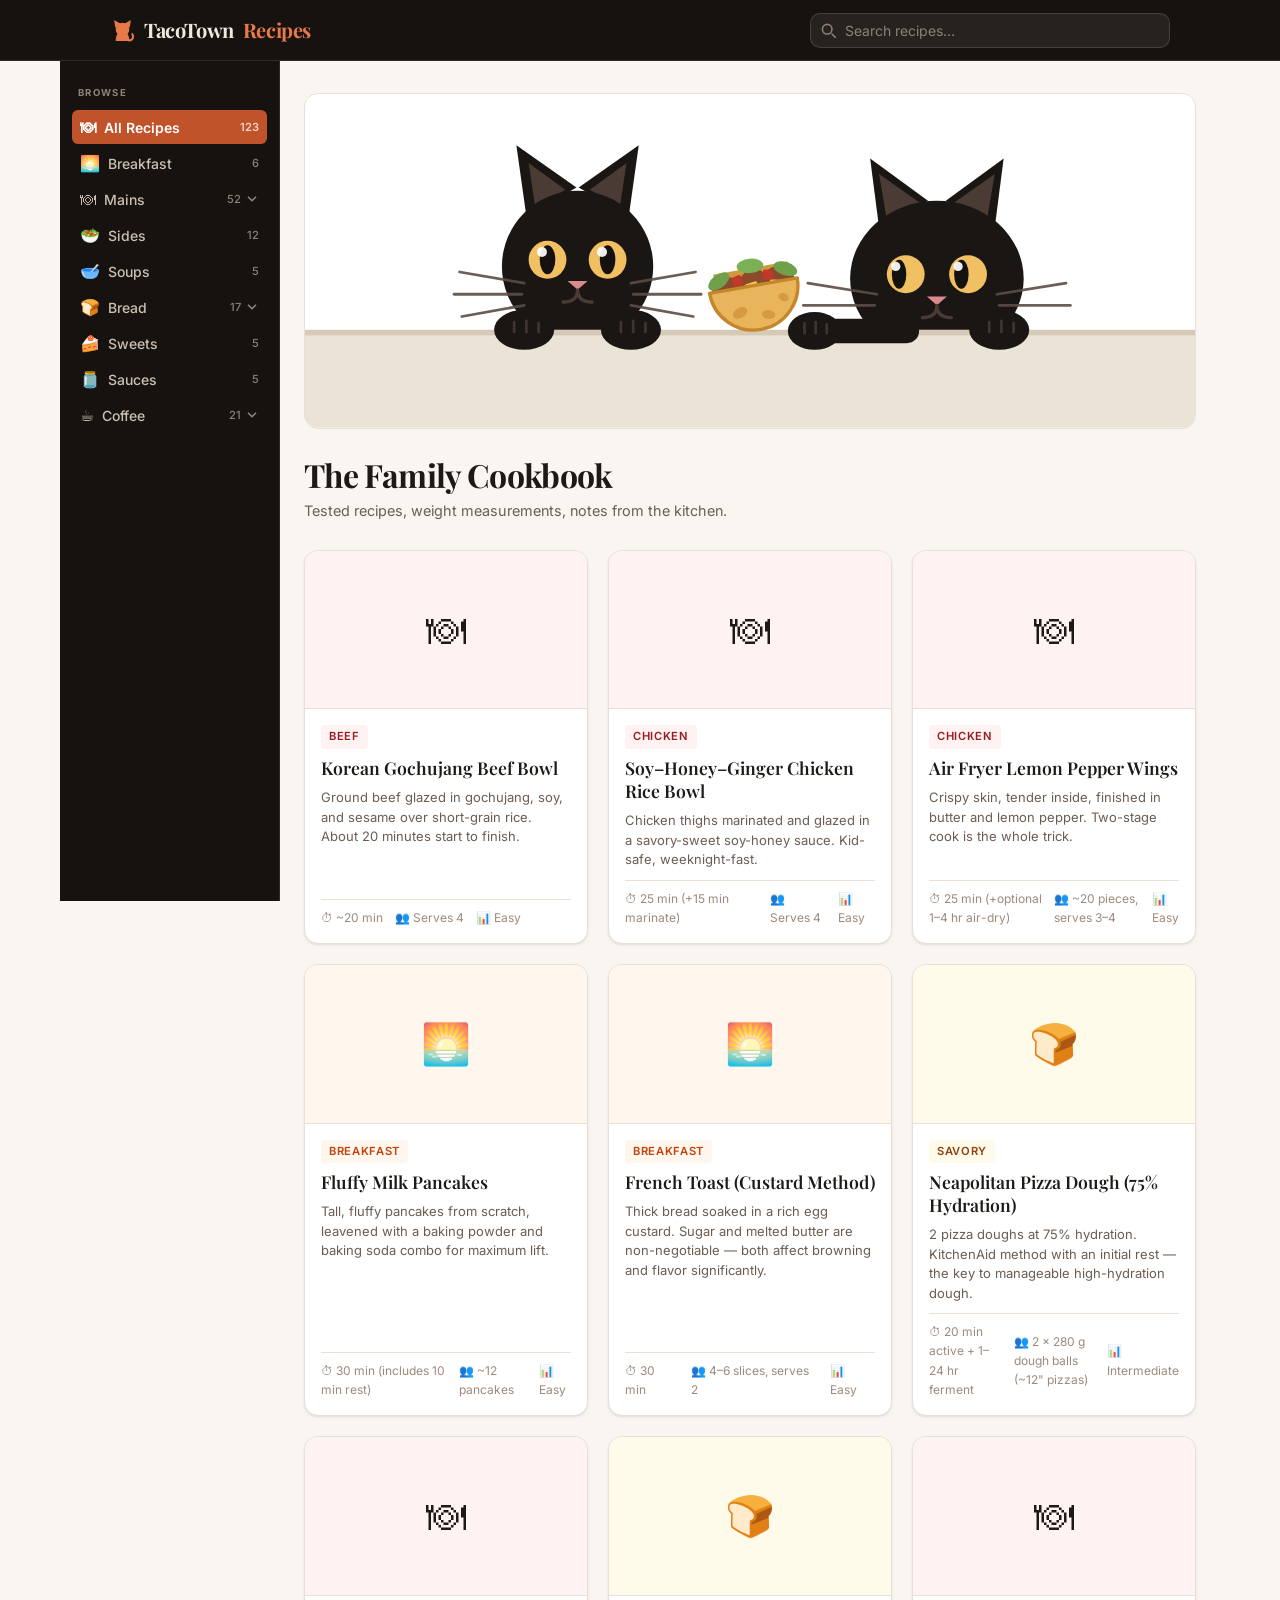
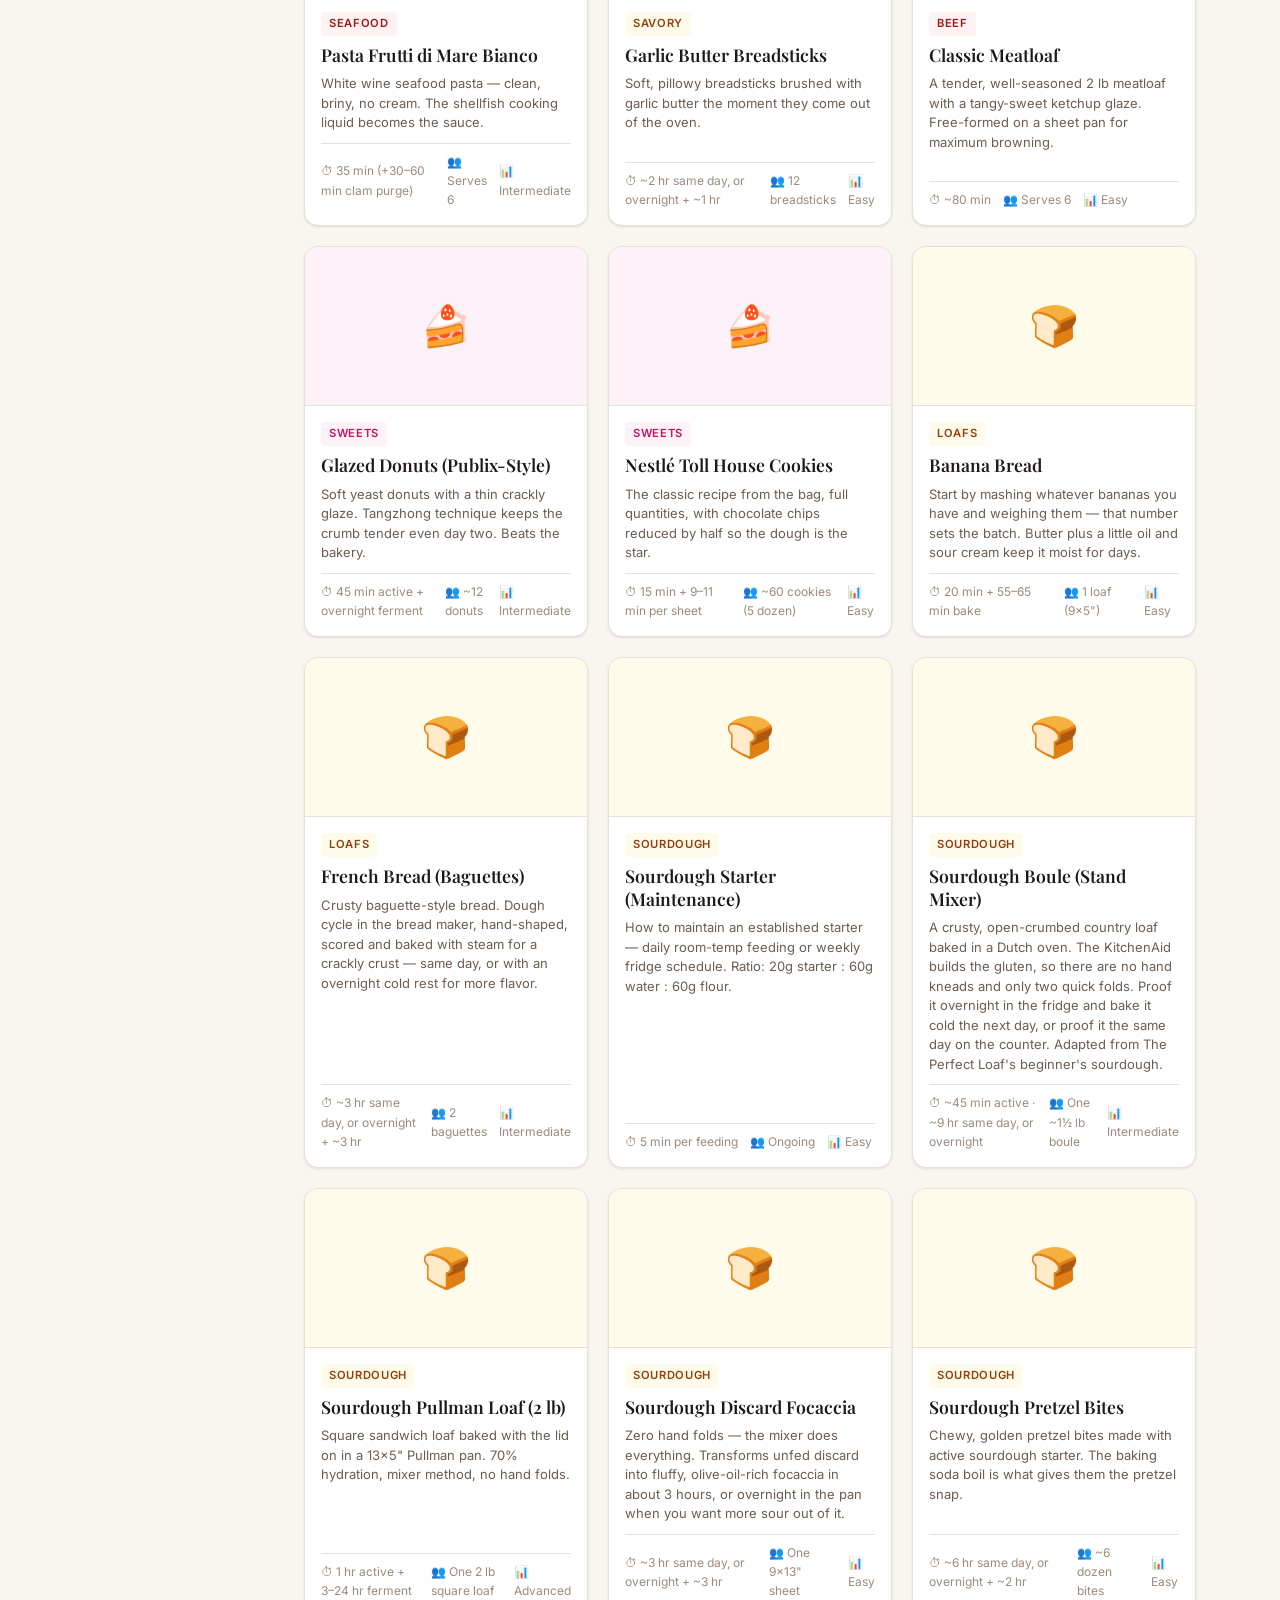
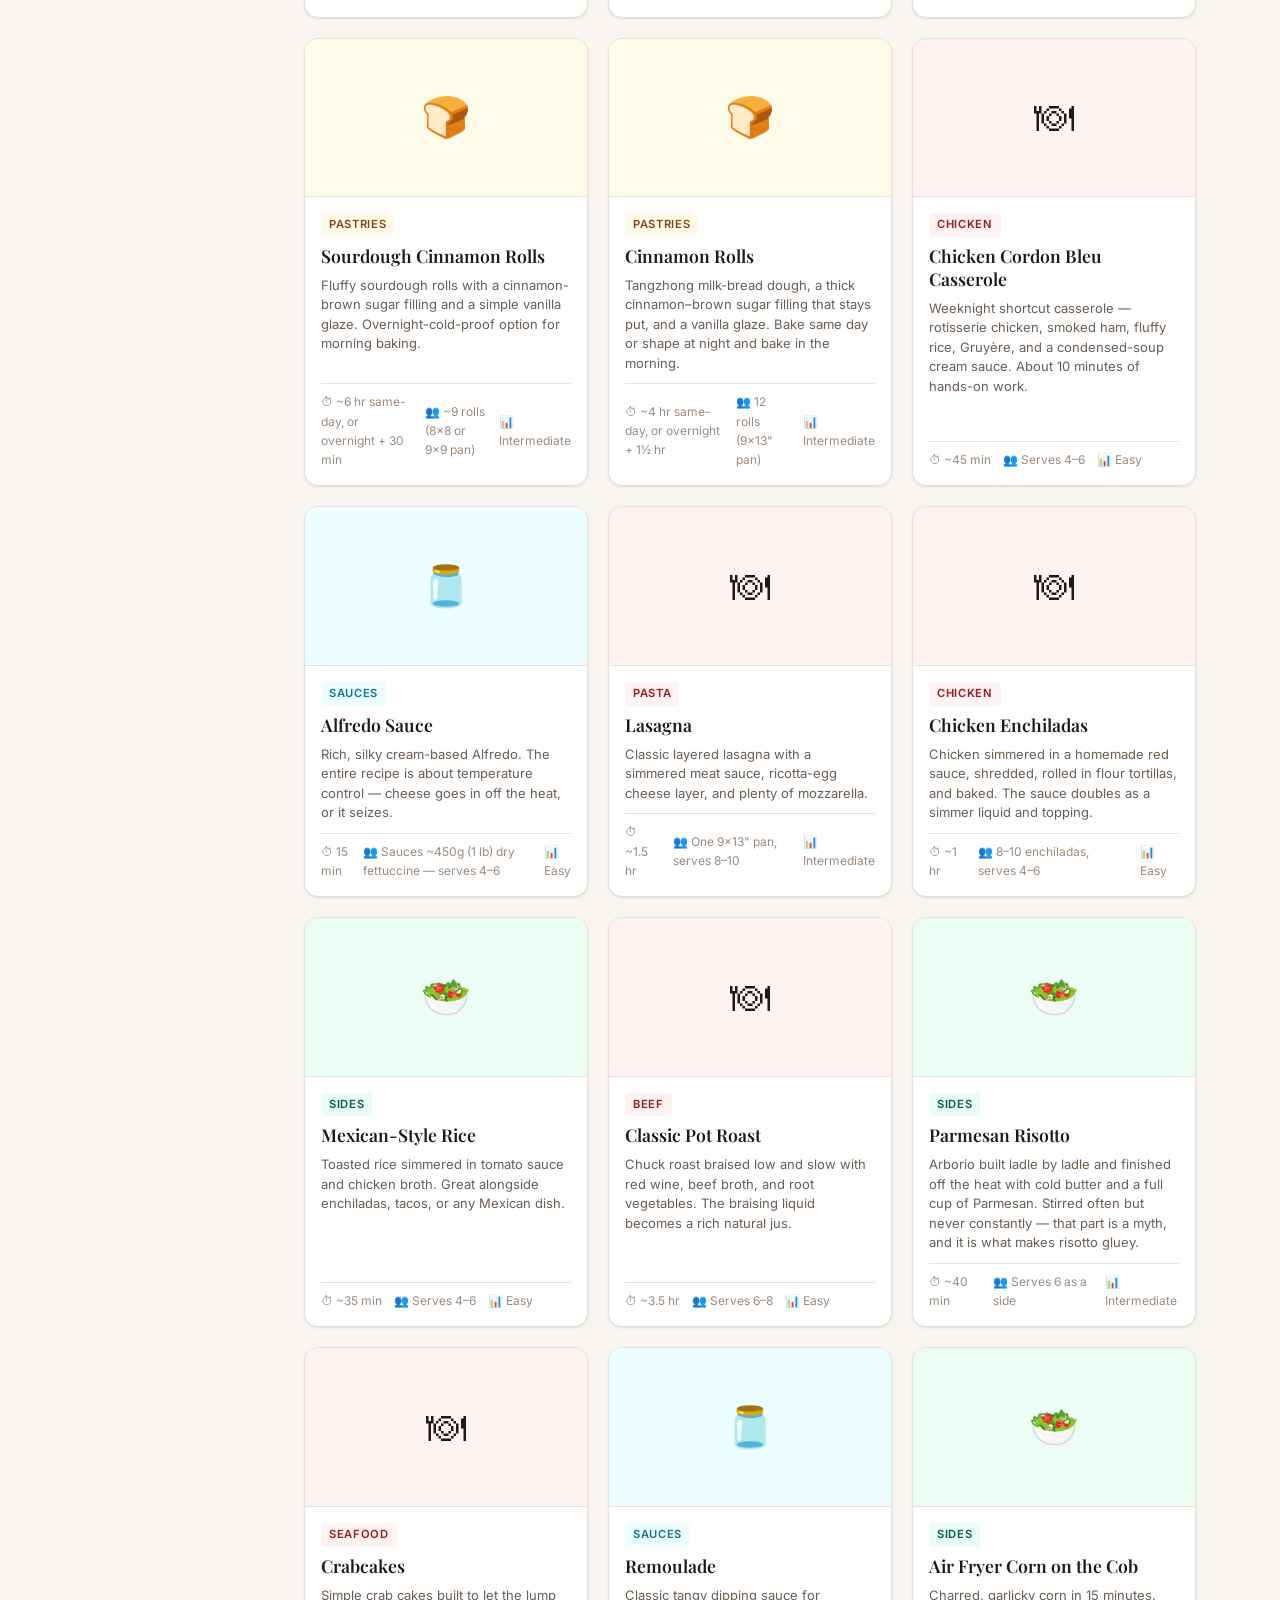
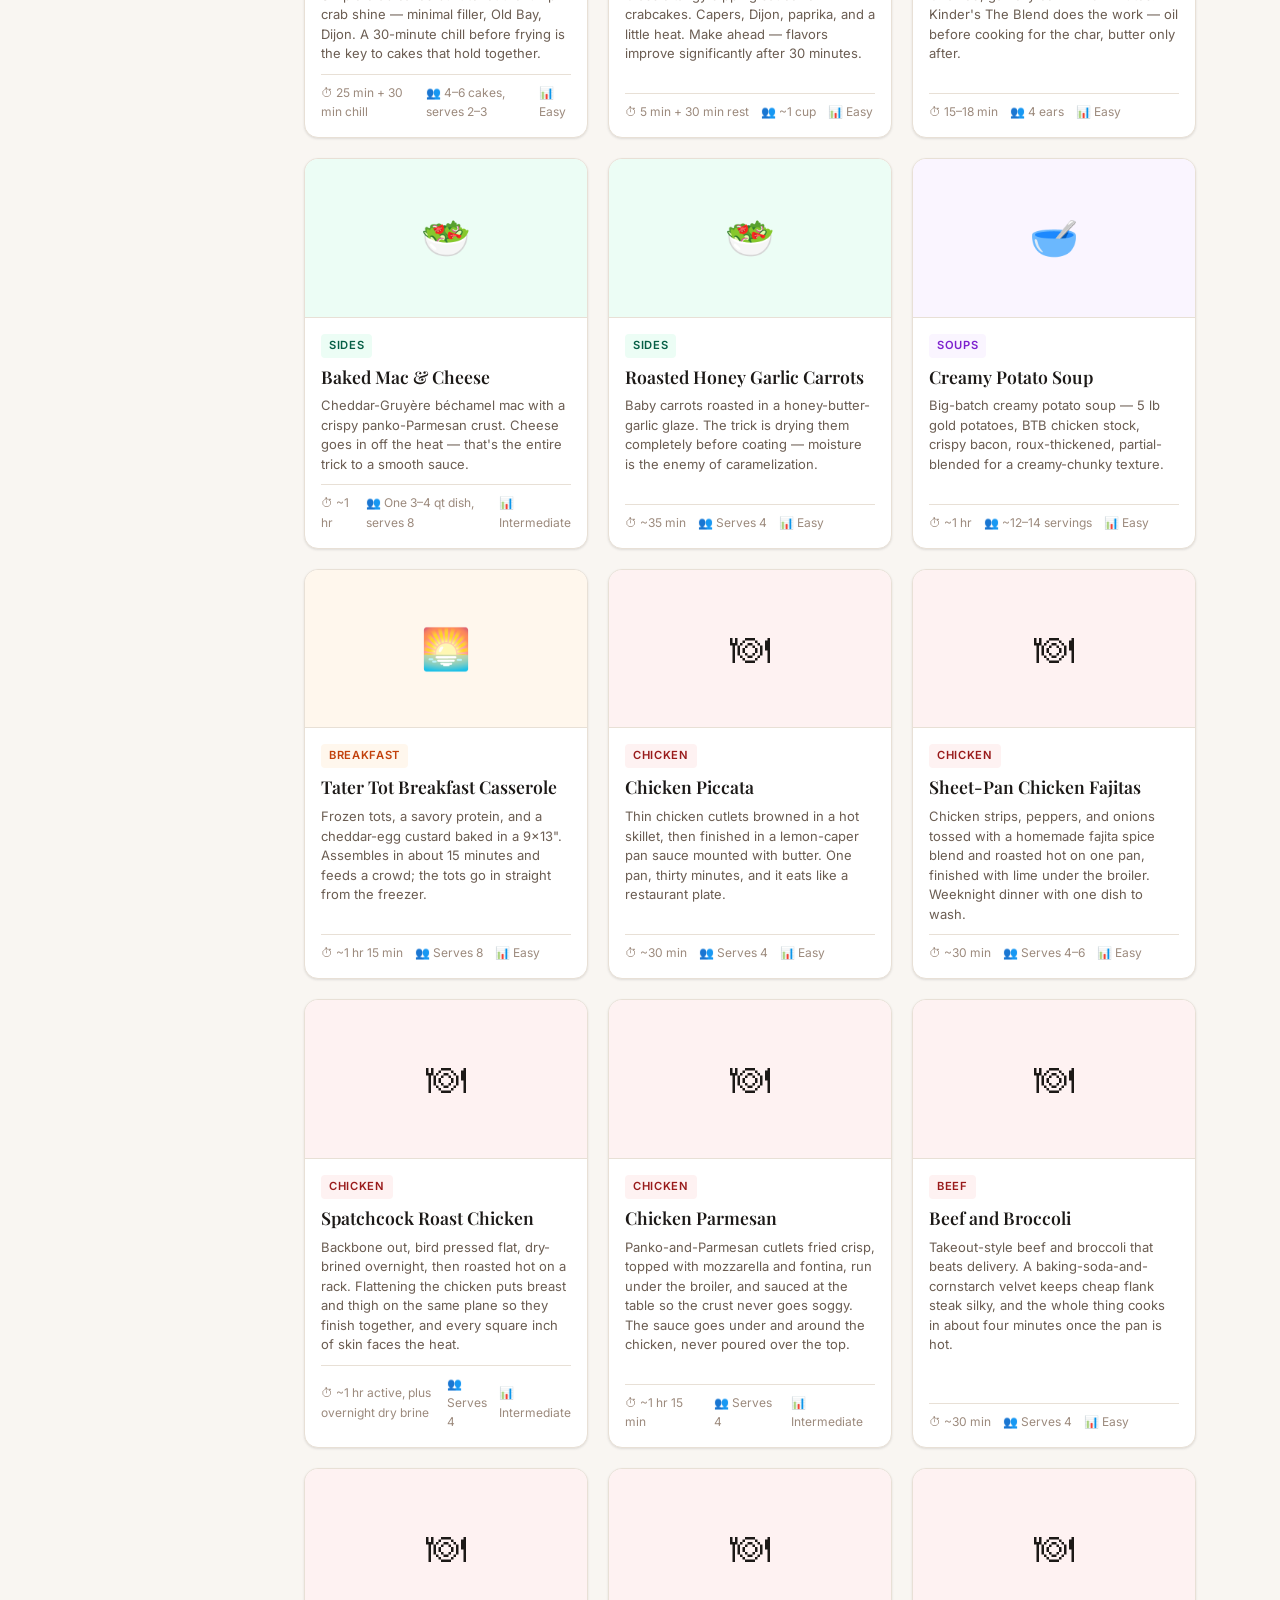
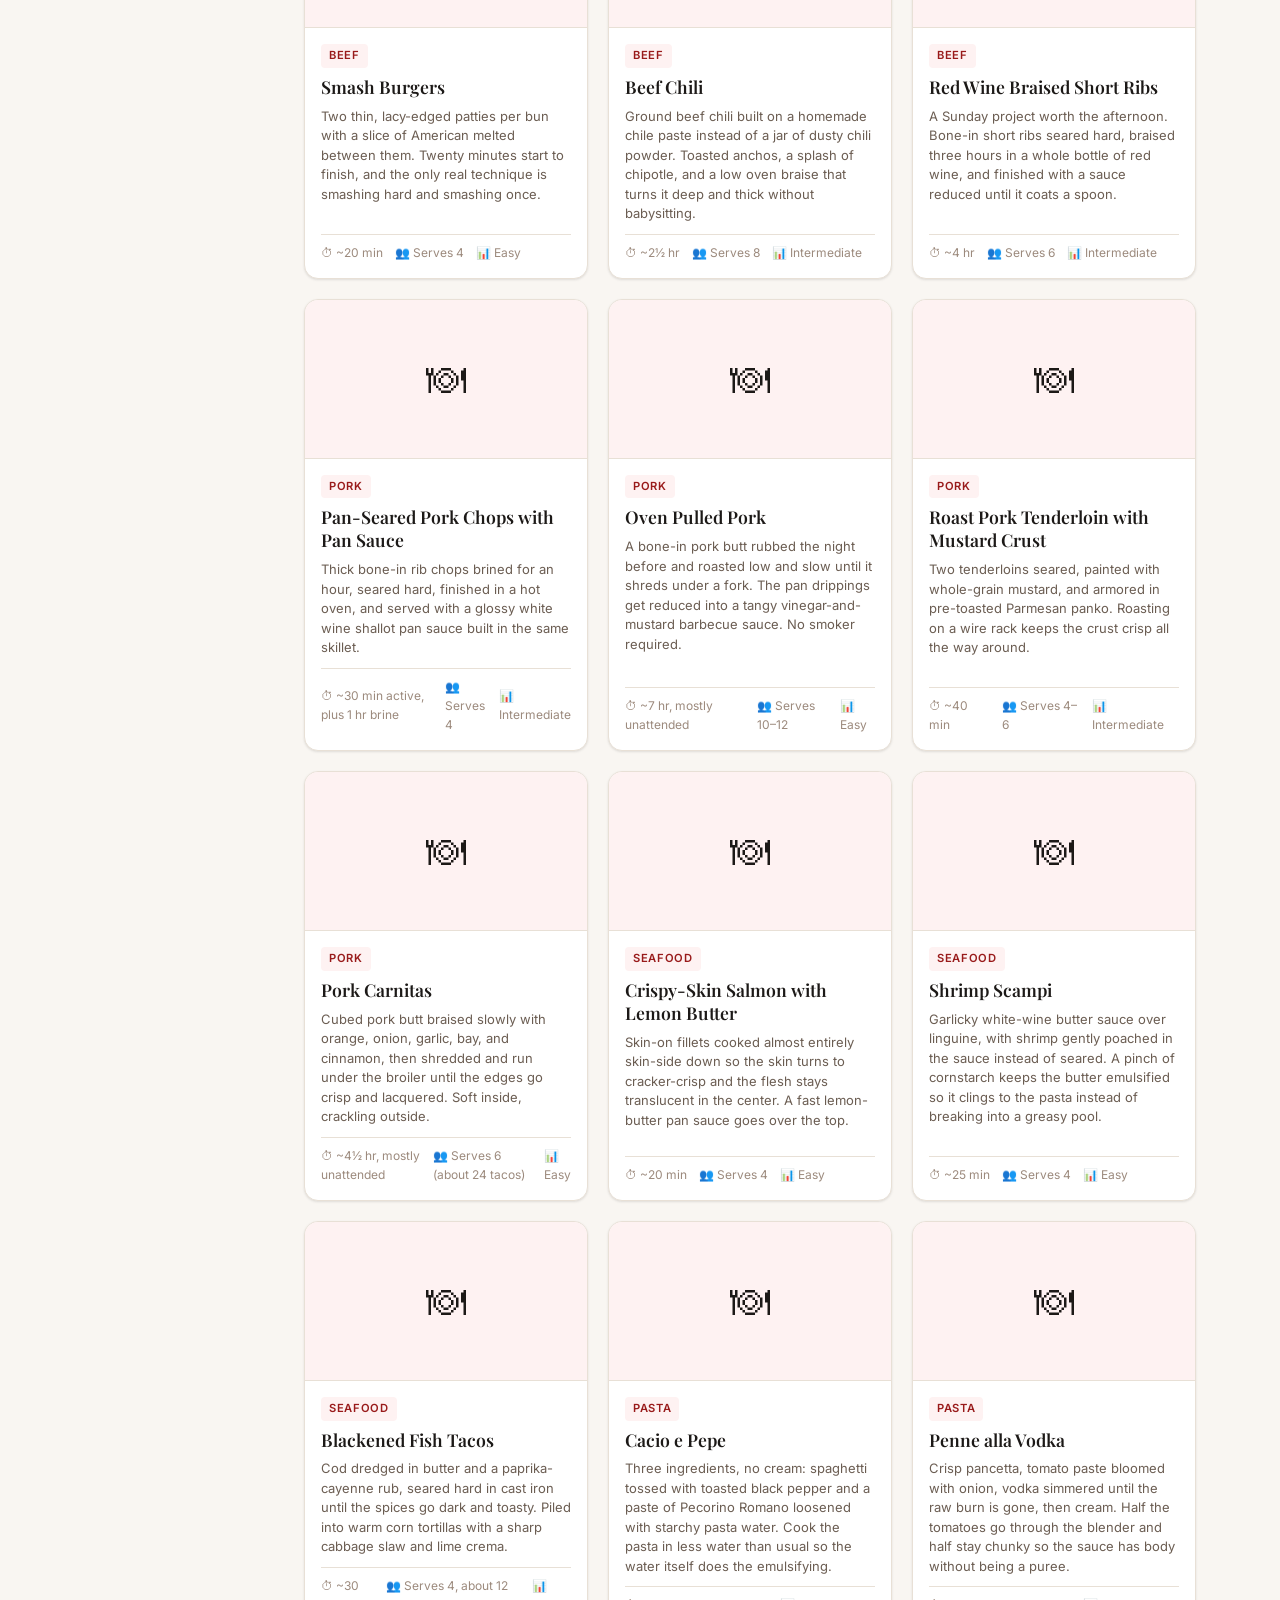
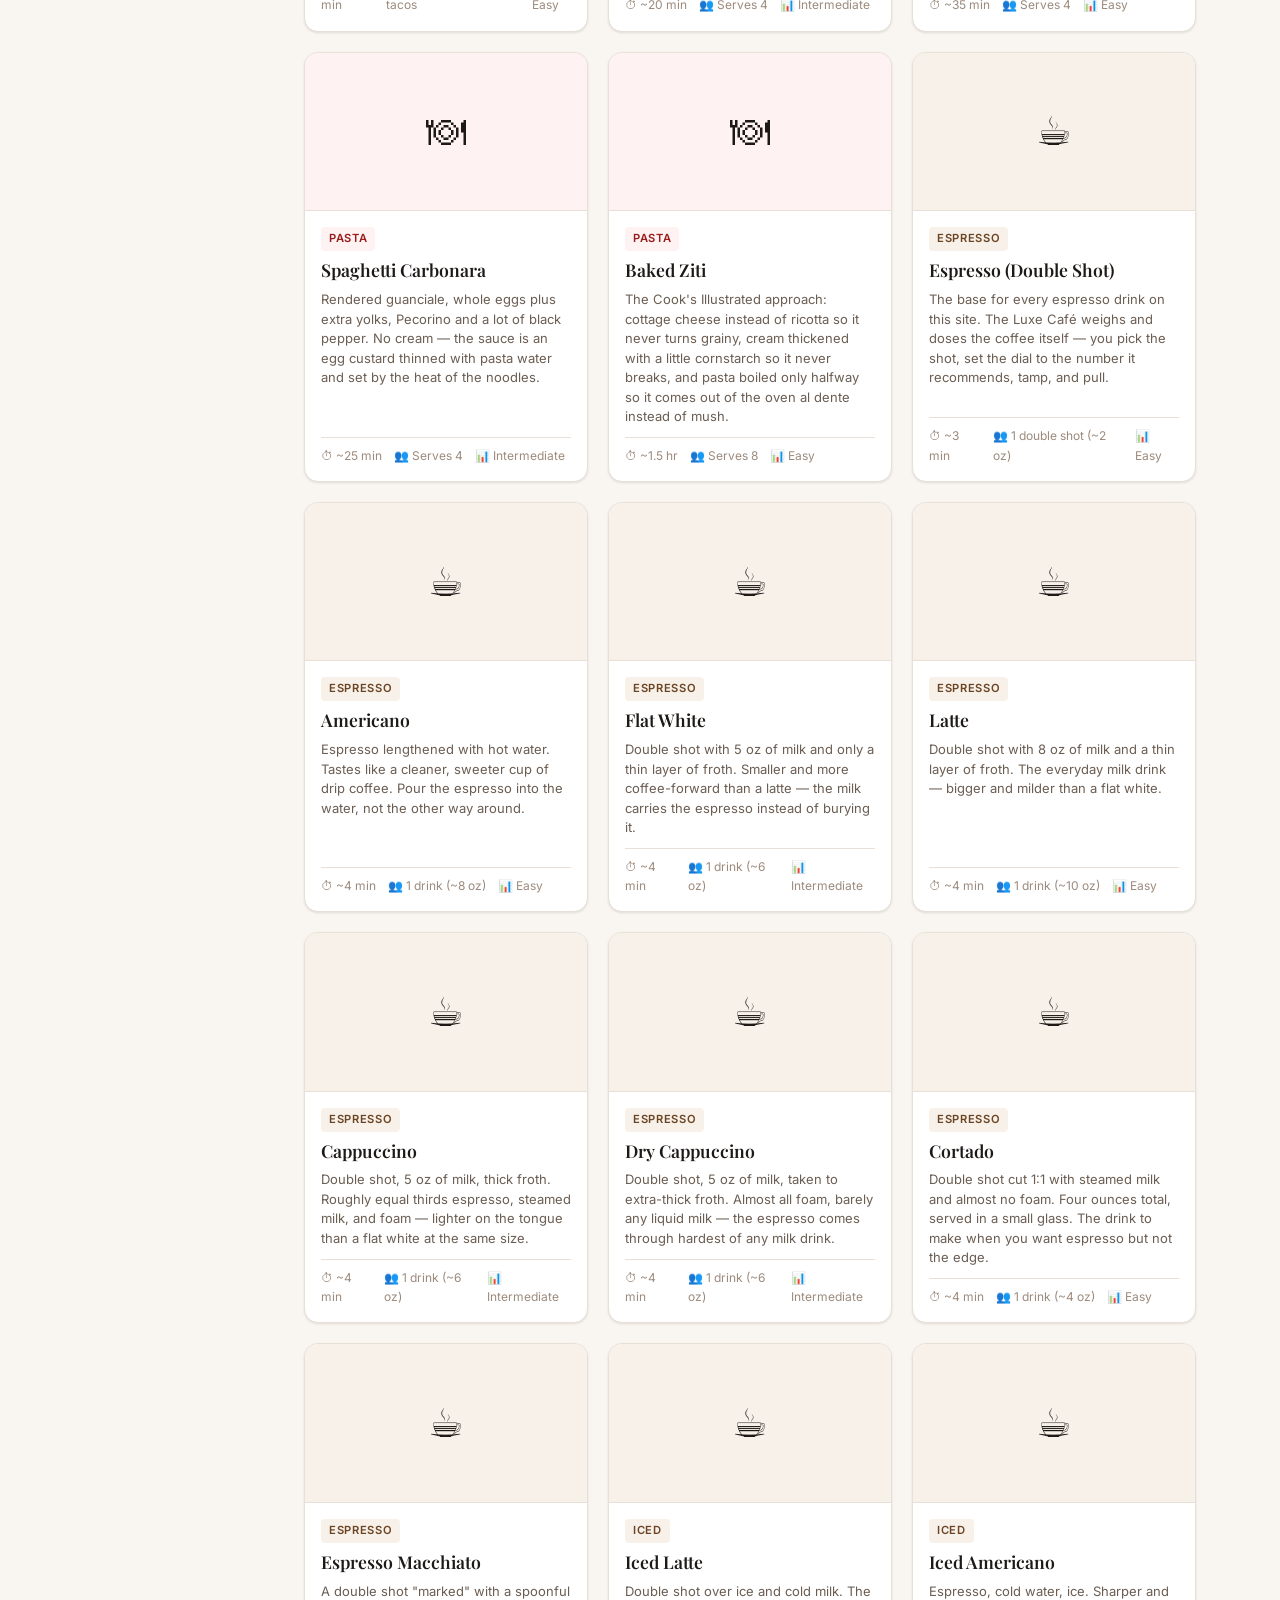
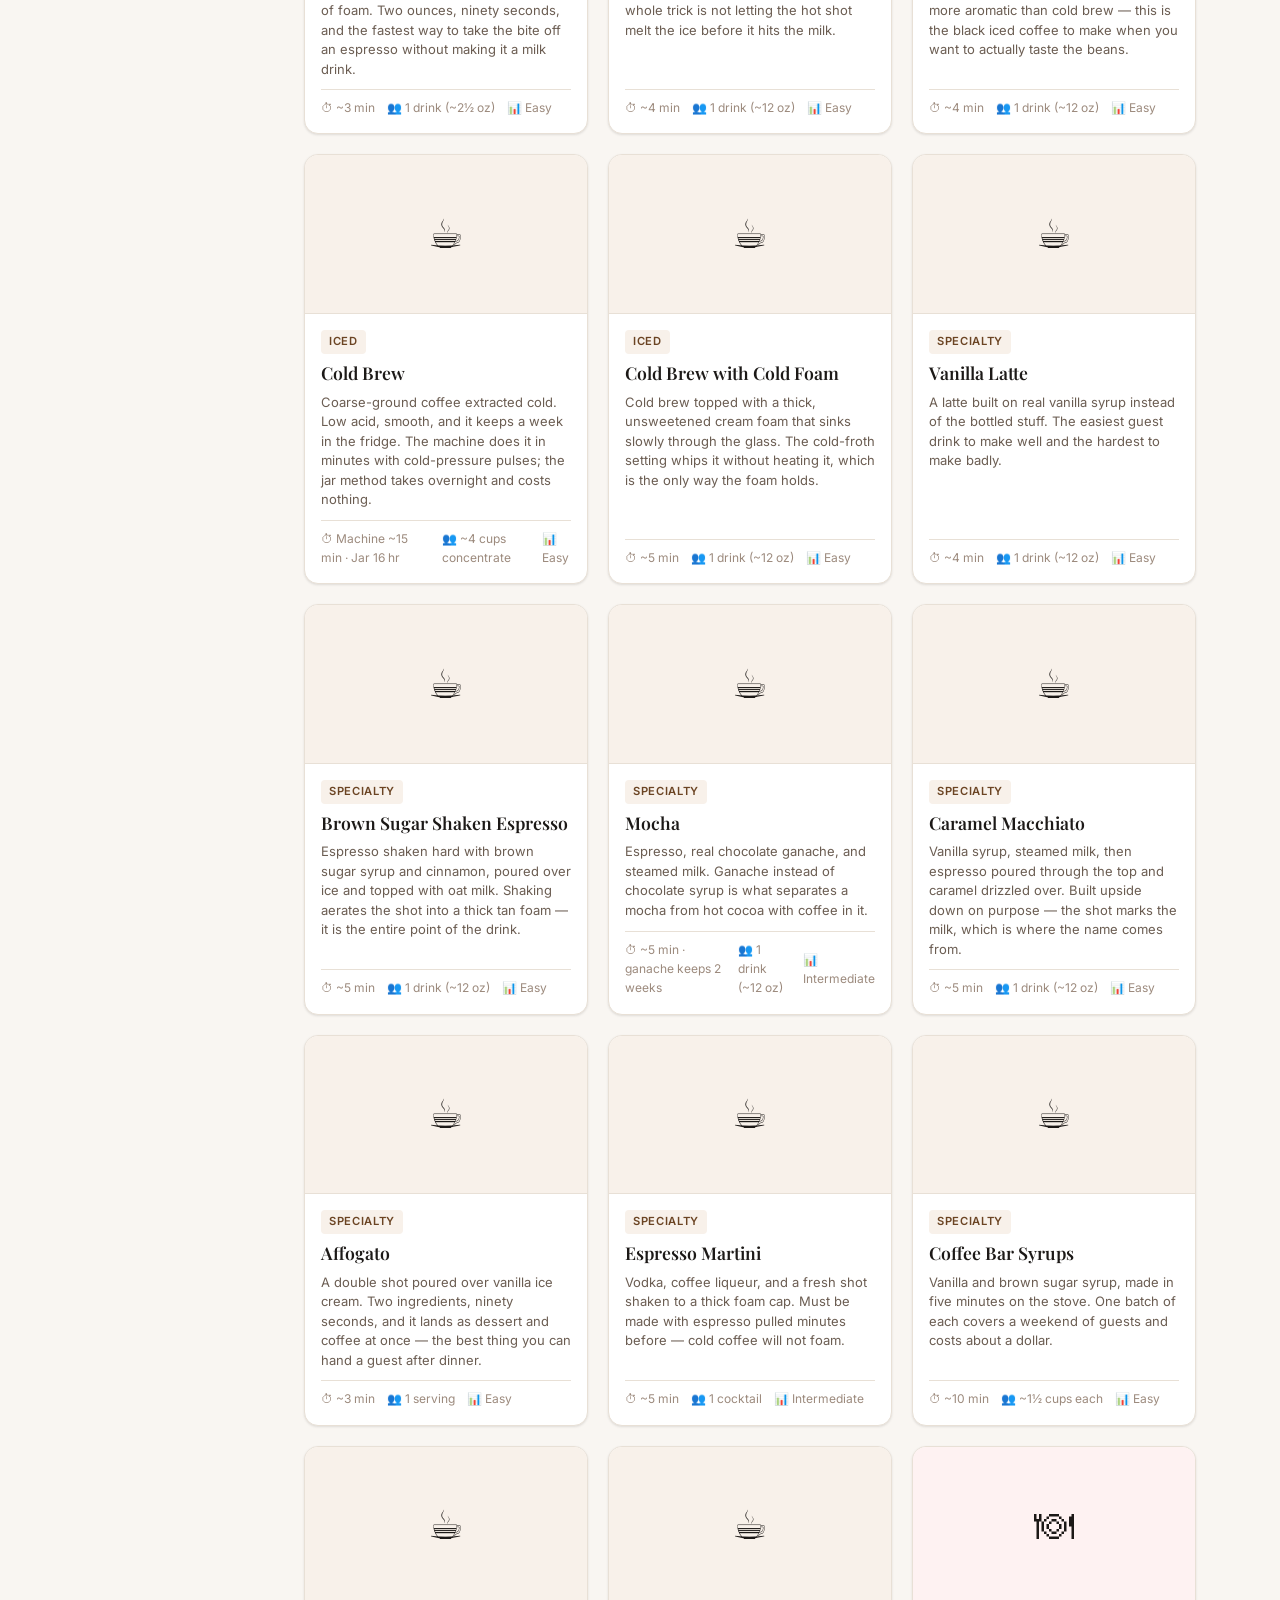
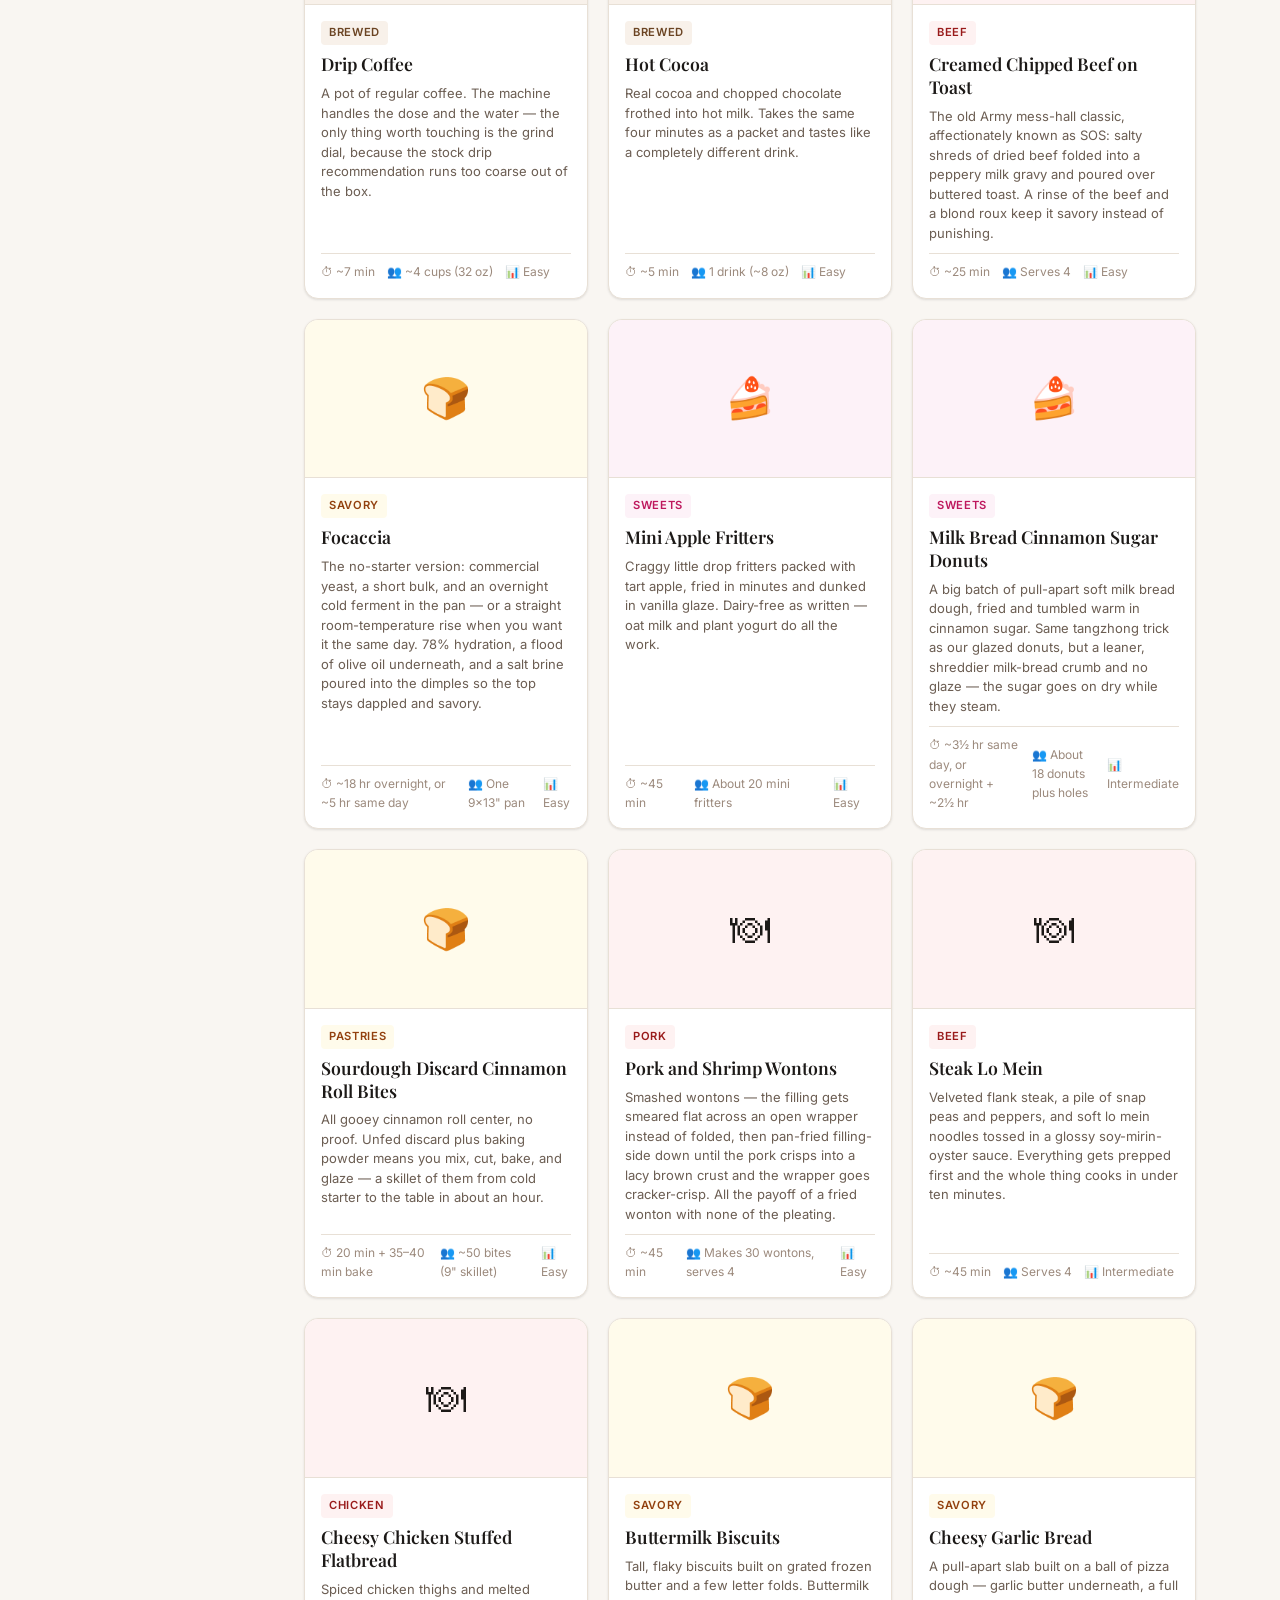
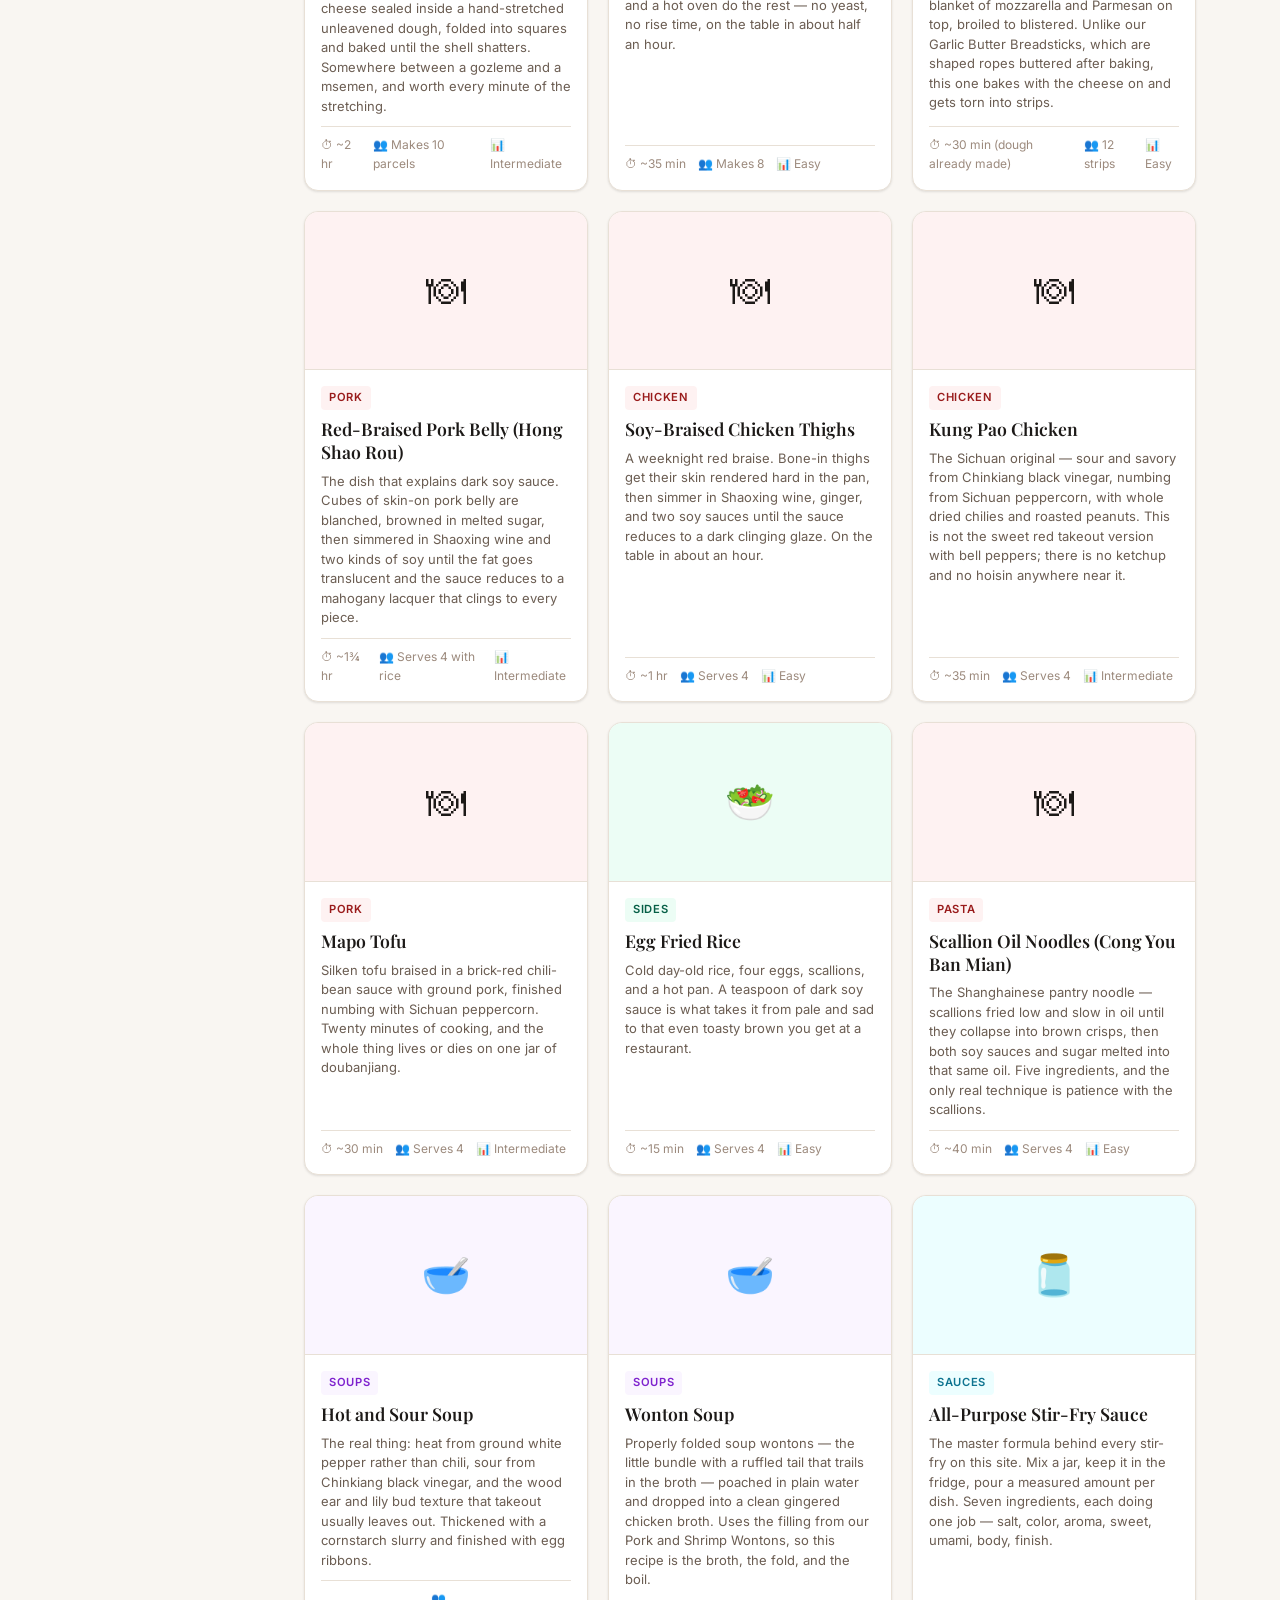
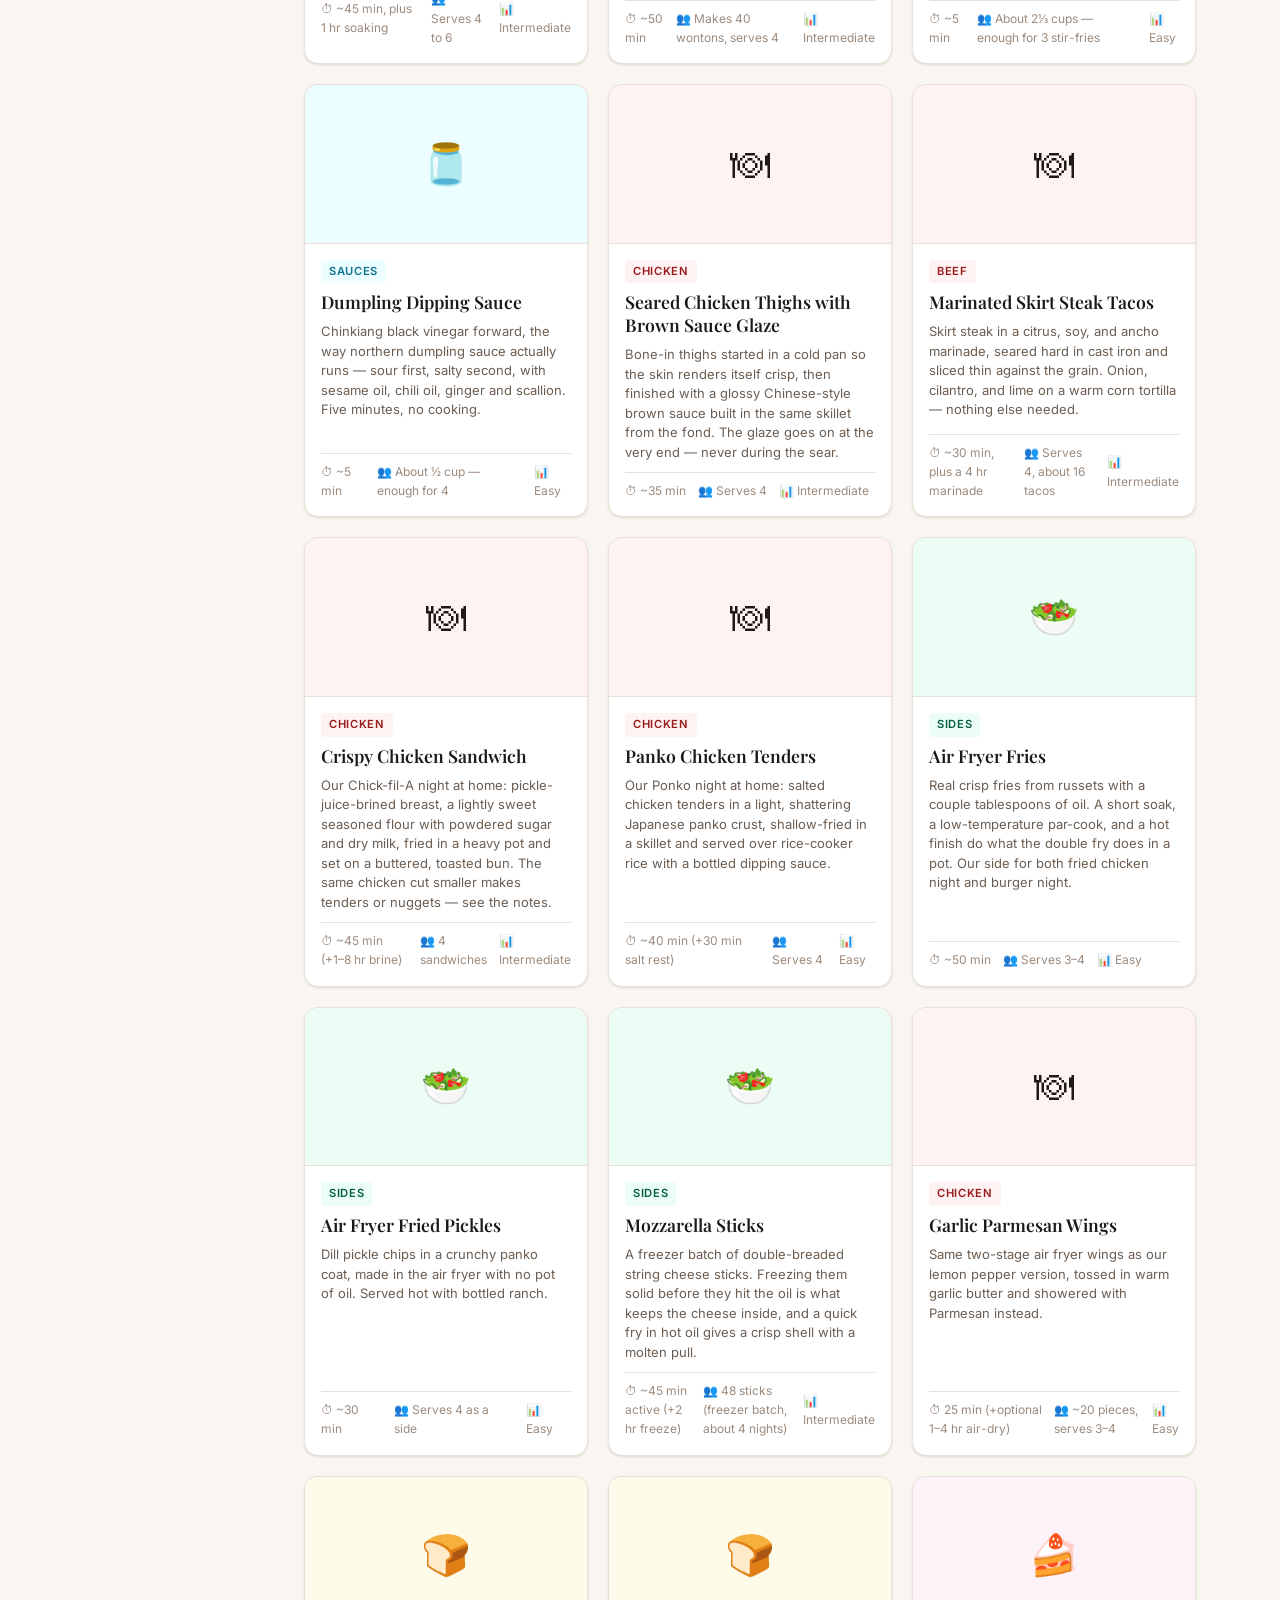
<file: index.html>
<!DOCTYPE html>
<html lang="en">
<head>
  <meta charset="UTF-8">
  <meta name="viewport" content="width=device-width, initial-scale=1.0">
  <title>TacoTown Recipes</title>
  <link rel="icon" href="data:image/svg+xml,%3Csvg xmlns='http://www.w3.org/2000/svg' viewBox='0 0 24 24'%3E%3Cg fill='%23e8794a'%3E%3Cpolygon points='5,9 4,2 11,6'/%3E%3Cpolygon points='19,9 20,2 13,6'/%3E%3Ccircle cx='12' cy='11' r='6.5'/%3E%3Cpath d='M5.5,22 C5.5,16 8,13 12,13 C16,13 18.5,16 18.5,22 Z'/%3E%3C/g%3E%3C/svg%3E">
  <link rel="preconnect" href="https://fonts.googleapis.com">
  <link href="https://fonts.googleapis.com/css2?family=Inter:wght@400;500;600;700&family=Playfair+Display:wght@600;700&display=swap" rel="stylesheet">
  <link rel="stylesheet" href="style.css">
</head>
<body>

<header class="site-header">
  <div class="header-inner">
    <a class="site-logo" href="index.html">
      <svg class="logo-cat" viewBox="0 0 24 24" aria-hidden="true">
        <polygon points="5,9 4,2 11,6"/>
        <polygon points="19,9 20,2 13,6"/>
        <circle cx="12" cy="11" r="6.5"/>
        <path d="M5.5,22 C5.5,16 8,13 12,13 C16,13 18.5,16 18.5,22 Z"/>
        <path d="M18.3,21.5 C22,21.5 23,17.8 21.4,15.4" fill="none" stroke="currentColor" stroke-width="2" stroke-linecap="round"/>
      </svg>
      TacoTown <span>Recipes</span>
    </a>
    <button class="filter-toggle" id="filterToggle" aria-label="Show filters">
      <svg viewBox="0 0 20 20" fill="none" stroke="currentColor" stroke-width="2" stroke-linecap="round" stroke-linejoin="round">
        <line x1="3" y1="6" x2="17" y2="6"/>
        <line x1="6" y1="10" x2="14" y2="10"/>
        <line x1="9" y1="14" x2="11" y2="14"/>
      </svg>
      Filters
    </button>
    <div class="search-wrap">
      <svg class="search-icon" viewBox="0 0 20 20" fill="none" stroke="currentColor" stroke-width="2" stroke-linecap="round" stroke-linejoin="round" aria-hidden="true">
        <circle cx="9" cy="9" r="6"/><line x1="15" y1="15" x2="19" y2="19"/>
      </svg>
      <input class="search-input" id="searchInput" type="search" placeholder="Search recipes…" autocomplete="off">
    </div>
  </div>
</header>

<div class="sidebar-overlay" id="sidebarOverlay"></div>

<div class="layout-wrap">

  <!-- ─── Sidebar ───────────────────────────────────────────────── -->
  <nav class="sidebar" id="sidebar" aria-label="Recipe categories">
    <div class="nav-heading">Browse</div>
    <ul class="nav-list" id="navList"></ul>
  </nav>

  <!-- ─── Content ──────────────────────────────────────────────── -->
  <div class="content-area">

    <!-- Two cats peeking over the counter -->
    <div class="home-hero" id="homeHero">
      <svg class="hero-cats" viewBox="0 0 800 300" xmlns="http://www.w3.org/2000/svg"
           role="img" aria-label="Taco and Lex, two black cats, peeking over a kitchen counter — she looks innocent while he, considerably rounder, reaches for a taco">

        <!-- ── Taco (left) — the namesake, above suspicion ── -->
        <polygon points="199,110 190,46 244,84" fill="#1a1614"/>
        <polygon points="291,110 300,46 246,84" fill="#1a1614"/>
        <polygon points="207,102 201,62 234,86" fill="#4a3b34"/>
        <polygon points="283,102 289,62 256,86" fill="#4a3b34"/>
        <circle cx="245" cy="155" r="68" fill="#1a1614"/>
        <circle cx="218" cy="149" r="17" fill="#f0c063"/>
        <circle cx="272" cy="149" r="17" fill="#f0c063"/>
        <ellipse cx="218" cy="149" rx="7" ry="13" fill="#14110f"/>
        <ellipse cx="272" cy="149" rx="7" ry="13" fill="#14110f"/>
        <circle cx="213" cy="142" r="4.5" fill="#ffffff" opacity=".92"/>
        <circle cx="267" cy="142" r="4.5" fill="#ffffff" opacity=".92"/>
        <polygon points="245,176 236,168 254,168" fill="#d98b8b"/>
        <path d="M245,176 q0,11 -13,11 M245,176 q0,11 13,11"
              fill="none" stroke="#4a3b34" stroke-width="3" stroke-linecap="round"/>
        <g stroke="#5c4d45" stroke-width="2.5" stroke-linecap="round" opacity=".9">
          <line x1="197" y1="170" x2="139" y2="160"/>
          <line x1="195" y1="180" x2="134" y2="180"/>
          <line x1="197" y1="190" x2="141" y2="200"/>
          <line x1="293" y1="170" x2="351" y2="160"/>
          <line x1="295" y1="180" x2="356" y2="180"/>
          <line x1="293" y1="190" x2="349" y2="200"/>
        </g>

        <!-- ── Lex (right) — younger, rounder, "Potato"; side-eyeing the taco ── -->
        <polygon points="516,120 508,58 560,96" fill="#1a1614"/>
        <polygon points="620,120 628,58 576,96" fill="#1a1614"/>
        <polygon points="523,113 516,72 553,98" fill="#4a3b34"/>
        <polygon points="613,113 620,72 583,98" fill="#4a3b34"/>
        <ellipse cx="568" cy="166" rx="78" ry="70" fill="#1a1614"/>
        <circle cx="540" cy="162" r="17" fill="#f0c063"/>
        <circle cx="596" cy="162" r="17" fill="#f0c063"/>
        <ellipse cx="534" cy="162" rx="6.5" ry="13" fill="#14110f"/>
        <ellipse cx="590" cy="162" rx="6.5" ry="13" fill="#14110f"/>
        <circle cx="531" cy="155" r="4.2" fill="#ffffff" opacity=".92"/>
        <circle cx="587" cy="155" r="4.2" fill="#ffffff" opacity=".92"/>
        <polygon points="568,190 559,182 577,182" fill="#d98b8b"/>
        <path d="M568,190 q0,11 -13,11 M568,190 q0,11 13,11"
              fill="none" stroke="#4a3b34" stroke-width="3" stroke-linecap="round"/>
        <g stroke="#5c4d45" stroke-width="2.5" stroke-linecap="round" opacity=".9">
          <line x1="514" y1="180" x2="452" y2="170"/>
          <line x1="512" y1="190" x2="448" y2="190"/>
          <line x1="622" y1="180" x2="684" y2="170"/>
          <line x1="624" y1="190" x2="688" y2="190"/>
        </g>

        <!-- ── Counter ── -->
        <rect x="0" y="212" width="800" height="88" fill="#ece3d7"/>
        <rect x="0" y="212" width="800" height="5" fill="#d6c9b8"/>

        <!-- ── The taco — folded tortilla: far side, filling, then near side ── -->
        <g transform="translate(0,4) rotate(-10 406 185)">
          <path d="M372,152 C372,176 388,192 406,192 C424,192 440,176 440,152 Z" fill="#cf9a3f"/>
          <path d="M366,170 Q380,148 394,162 Q406,144 418,159 Q432,146 446,170 Z" fill="#8b4a2b"/>
          <ellipse cx="376" cy="159" rx="11" ry="6" fill="#6fa04a" transform="rotate(-28 376 159)"/>
          <ellipse cx="406" cy="150" rx="12" ry="6.5" fill="#7cb054" transform="rotate(5 406 150)"/>
          <ellipse cx="437" cy="158" rx="11" ry="6" fill="#6fa04a" transform="rotate(28 437 158)"/>
          <rect x="388" y="157" width="9" height="9" rx="2" fill="#c0392b" transform="rotate(-12 392 161)"/>
          <rect x="416" y="156" width="9" height="9" rx="2" fill="#c0392b" transform="rotate(15 420 160)"/>
          <rect x="398" y="165" width="12" height="4" rx="2" fill="#f2c94c" transform="rotate(-8 404 167)"/>
          <rect x="421" y="166" width="11" height="4" rx="2" fill="#f2c94c" transform="rotate(12 426 168)"/>
          <path d="M366,168 C366,190 384,208 406,208 C428,208 446,190 446,168 Z"
                fill="#e8b45c" stroke="#c4862a" stroke-width="3" stroke-linejoin="round"/>
          <ellipse cx="390" cy="190" rx="7" ry="4.5" fill="#cf9038" opacity=".7" transform="rotate(-20 390 190)"/>
          <ellipse cx="415" cy="196" rx="6" ry="4"   fill="#cf9038" opacity=".7" transform="rotate(15 415 196)"/>
          <ellipse cx="431" cy="183" rx="5" ry="3.5" fill="#cf9038" opacity=".7" transform="rotate(40 431 183)"/>
        </g>

        <!-- ── Paws hooked over the edge ── -->
        <g fill="#1a1614">
          <ellipse cx="197" cy="212" rx="27" ry="18"/>
          <ellipse cx="293" cy="212" rx="27" ry="18"/>
          <ellipse cx="624" cy="212" rx="27" ry="18"/>
          <rect x="454" y="202" width="98" height="22" rx="11"/>
          <ellipse cx="458" cy="213" rx="24" ry="17"/>
        </g>
        <g stroke="#3f342e" stroke-width="2.5" stroke-linecap="round">
          <line x1="188" y1="205" x2="188" y2="214"/>
          <line x1="199" y1="204" x2="199" y2="214"/>
          <line x1="210" y1="206" x2="210" y2="214"/>
          <line x1="284" y1="205" x2="284" y2="214"/>
          <line x1="295" y1="204" x2="295" y2="214"/>
          <line x1="306" y1="206" x2="306" y2="214"/>
          <line x1="615" y1="205" x2="615" y2="214"/>
          <line x1="626" y1="204" x2="626" y2="214"/>
          <line x1="637" y1="206" x2="637" y2="214"/>
          <line x1="449" y1="206" x2="449" y2="215"/>
          <line x1="459" y1="205" x2="459" y2="215"/>
          <line x1="469" y1="207" x2="469" y2="215"/>
        </g>
      </svg>
    </div>

    <div class="content-header">
      <h1 class="content-title" id="contentTitle">The Family Cookbook</h1>
      <p class="content-sub" id="contentSub">Tested recipes, weight measurements, notes from the kitchen.</p>
    </div>
    <div class="recipe-grid" id="recipeGrid"></div>

    <footer class="site-footer">
      Supervised by <strong>Taco</strong> &amp; <strong>Lex</strong> (aka Potato), who have never once been fed.
    </footer>
  </div>

</div>

<script src="data/categories.js"></script>
<script src="data/manifest.js"></script>
<script>
/* No build step: pull in each recipe file synchronously, in manifest order.
   document.write during parse guarantees every file has run (and pushed its
   recipe onto RECIPES) before the page script below executes. */
for (const f of RECIPE_FILES) {
  document.write('<script src="data/recipes/' + f + '.js"><\/script>');
}
</script>
<script>
/* ─── State ── */
let activeCategory = 'All';
let activeSubcat   = 'All';
let searchQuery    = '';

/* ─── Sidebar builder ── */
function buildNav() {
  const list = document.getElementById('navList');

  const allActive = activeCategory === 'All';
  let html = `
    <li>
      <button class="nav-item ${allActive ? 'active' : ''}" data-cat="All">
        <span class="nav-item-inner">
          <span class="nav-emoji">🍽</span>
          <span class="nav-label">All Recipes</span>
        </span>
        <span class="nav-count">${RECIPES.length}</span>
      </button>
    </li>`;

  Object.entries(CATEGORIES).forEach(([cat, def]) => {
    const catRecipes = RECIPES.filter(r => r.category === cat);
    const isActive   = activeCategory === cat;
    const hasSubcats = def.subcats && def.subcats.length > 0;
    const isOpen     = isActive && hasSubcats;

    html += `
      <li class="nav-group">
        <button class="nav-item ${isActive && activeSubcat === 'All' ? 'active' : ''} ${isActive ? 'open' : ''}"
                data-cat="${cat}">
          <span class="nav-item-inner">
            <span class="nav-emoji">${def.emoji}</span>
            <span class="nav-label">${cat}</span>
          </span>
          <span class="nav-count">${catRecipes.length}</span>
          ${hasSubcats ? `<svg class="nav-arrow ${isOpen ? 'expanded' : ''}" viewBox="0 0 16 16" fill="none" stroke="currentColor" stroke-width="2" stroke-linecap="round" stroke-linejoin="round"><polyline points="4 6 8 10 12 6"/></svg>` : ''}
        </button>`;

    if (hasSubcats && isActive) {
      html += `<ul class="nav-sub-list">`;
      def.subcats.forEach(sc => {
        const scCount = RECIPES.filter(r => r.category === cat && r.subcat === sc).length;
        if (scCount === 0) return;
        const scActive = isActive && activeSubcat === sc;
        html += `
          <li>
            <button class="nav-sub-item ${scActive ? 'active' : ''}" data-cat="${cat}" data-sub="${sc}">
              <span class="nav-sub-label">${sc}</span>
              <span class="nav-count">${scCount}</span>
            </button>
          </li>`;
      });
      html += `</ul>`;
    }
    html += `</li>`;
  });

  list.innerHTML = html;

  list.querySelectorAll('.nav-item').forEach(btn => {
    btn.addEventListener('click', () => {
      const cat = btn.dataset.cat;
      if (cat === activeCategory && activeCategory !== 'All') {
        activeCategory = 'All';
        activeSubcat   = 'All';
      } else {
        activeCategory = cat;
        activeSubcat   = 'All';
      }
      closeSidebar();
      buildNav();
      renderGrid();
    });
  });

  list.querySelectorAll('.nav-sub-item').forEach(btn => {
    btn.addEventListener('click', () => {
      activeCategory = btn.dataset.cat;
      activeSubcat   = btn.dataset.sub;
      closeSidebar();
      buildNav();
      renderGrid();
    });
  });
}

/* ─── Grid ── */
function renderGrid() {
  const q    = searchQuery.toLowerCase().trim();
  const grid = document.getElementById('recipeGrid');

  const filtered = RECIPES.filter(r => {
    const matchesCat    = activeCategory === 'All' || r.category === activeCategory;
    const matchesSubcat = activeSubcat   === 'All' || r.subcat   === activeSubcat;
    const matchesSearch = !q
      || r.title.toLowerCase().includes(q)
      || (r.description || '').toLowerCase().includes(q)
      || r.category.toLowerCase().includes(q)
      || (r.subcat || '').toLowerCase().includes(q);
    return matchesCat && matchesSubcat && matchesSearch;
  });

  /* The cats only greet you on the unfiltered home view */
  const atHome = activeCategory === 'All' && !q;
  document.getElementById('homeHero').style.display = atHome ? '' : 'none';

  const titleEl = document.getElementById('contentTitle');
  const subEl   = document.getElementById('contentSub');
  if (activeCategory === 'All') {
    titleEl.textContent = 'The Family Cookbook';
    subEl.textContent   = 'Tested recipes, weight measurements, notes from the kitchen.';
  } else {
    const def = CATEGORIES[activeCategory];
    titleEl.textContent = activeSubcat !== 'All'
      ? `${def.emoji} ${activeCategory} › ${activeSubcat}`
      : `${def.emoji} ${activeCategory}`;
    subEl.textContent = `${filtered.length} recipe${filtered.length !== 1 ? 's' : ''}`;
  }

  if (!filtered.length) {
    grid.innerHTML = `
      <div class="no-results">
        <p>No recipes found</p>
        <small>Try a different search or category</small>
      </div>`;
    return;
  }

  grid.innerHTML = filtered.map(r => {
    const cat   = CATEGORIES[r.category] || { color: '#374151', bg: '#f9fafb', emoji: '🍽' };
    const label = r.subcat ? `${r.subcat}` : r.category;
    return `
    <a class="recipe-card" href="recipe.html?slug=${encodeURIComponent(r.slug)}">
      <div class="card-thumb" style="background:${cat.bg}">${
        r.image
          ? `<img src="${r.image}" alt="${r.title.replace(/"/g, '&quot;')}" loading="lazy" decoding="async"
                  onerror="this.parentNode.textContent='${cat.emoji}'">`
          : cat.emoji
      }</div>
      <div class="card-body">
        <span class="card-cat" style="color:${cat.color};background:${cat.bg}">${label}</span>
        <div class="card-title">${r.title}</div>
        <div class="card-desc">${r.description || ''}</div>
        <div class="card-meta">
          ${r.time  ? `<span>⏱ ${r.time}</span>`  : ''}
          ${r.yield ? `<span>👥 ${r.yield}</span>` : ''}
          ${r.skill ? `<span>📊 ${r.skill}</span>` : ''}
        </div>
      </div>
    </a>`;
  }).join('');
}

/* ─── Mobile sidebar toggle ── */
function openSidebar() {
  document.getElementById('sidebar').classList.add('open');
  document.getElementById('sidebarOverlay').classList.add('visible');
  document.body.style.overflow = 'hidden';
}
function closeSidebar() {
  document.getElementById('sidebar').classList.remove('open');
  document.getElementById('sidebarOverlay').classList.remove('visible');
  document.body.style.overflow = '';
}

document.getElementById('filterToggle').addEventListener('click', openSidebar);
document.getElementById('sidebarOverlay').addEventListener('click', closeSidebar);

/* ─── Search ── */
document.getElementById('searchInput').addEventListener('input', e => {
  searchQuery = e.target.value;
  renderGrid();
});

const urlQ = new URLSearchParams(window.location.search).get('q') || '';
if (urlQ) {
  searchQuery = urlQ;
  document.getElementById('searchInput').value = urlQ;
}

buildNav();
renderGrid();
</script>
</body>
</html>
</file>
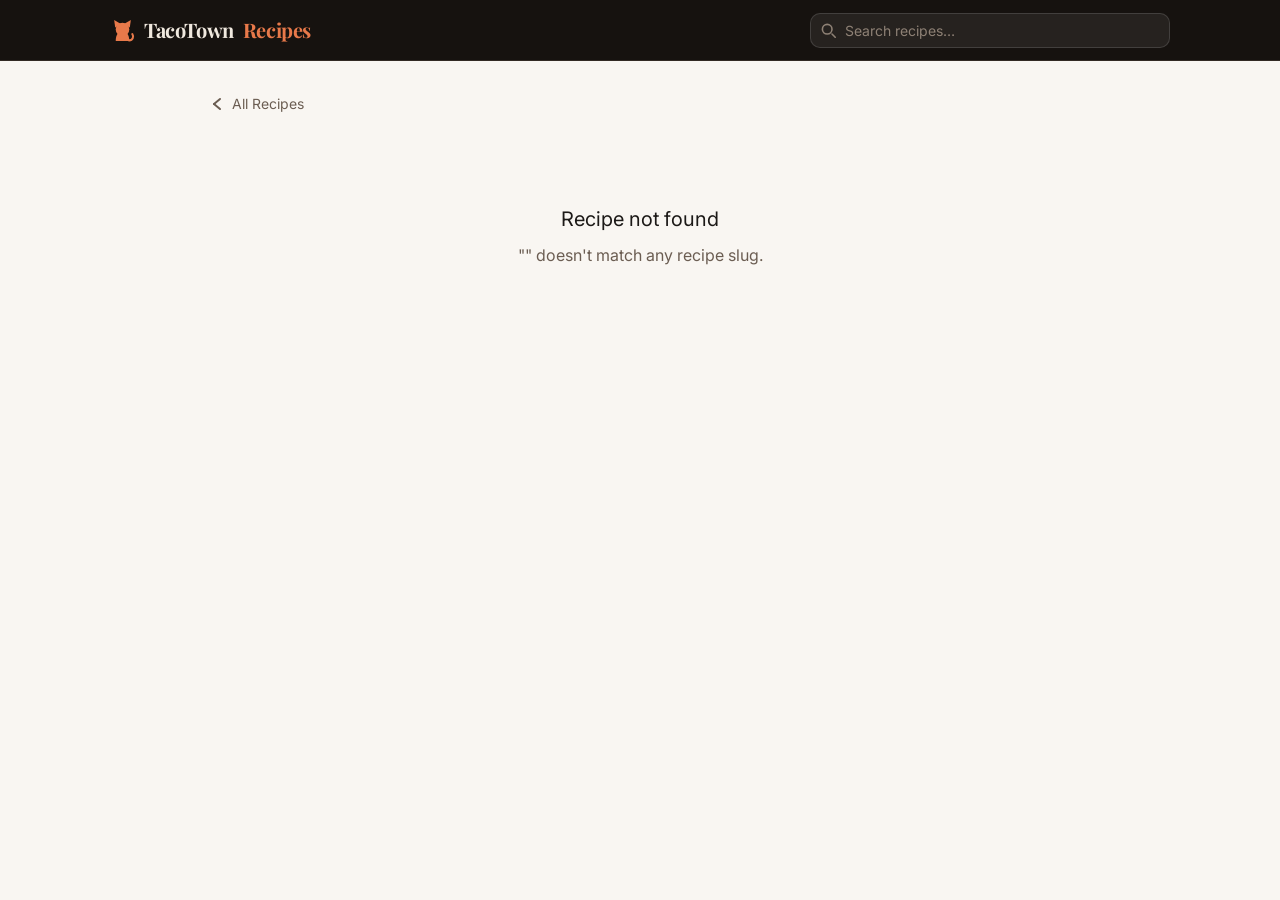
<file: recipe.html>
<!DOCTYPE html>
<html lang="en">
<head>
  <meta charset="UTF-8">
  <meta name="viewport" content="width=device-width, initial-scale=1.0">
  <title>Recipe — TacoTown Recipes</title>
  <link rel="icon" href="data:image/svg+xml,%3Csvg xmlns='http://www.w3.org/2000/svg' viewBox='0 0 24 24'%3E%3Cg fill='%23e8794a'%3E%3Cpolygon points='5,9 4,2 11,6'/%3E%3Cpolygon points='19,9 20,2 13,6'/%3E%3Ccircle cx='12' cy='11' r='6.5'/%3E%3Cpath d='M5.5,22 C5.5,16 8,13 12,13 C16,13 18.5,16 18.5,22 Z'/%3E%3C/g%3E%3C/svg%3E">
  <link rel="preconnect" href="https://fonts.googleapis.com">
  <link href="https://fonts.googleapis.com/css2?family=Inter:wght@400;500;600;700&family=Playfair+Display:wght@600;700&display=swap" rel="stylesheet">
  <link rel="stylesheet" href="style.css">
</head>
<body>

<header class="site-header">
  <div class="header-inner">
    <a class="site-logo" href="index.html">
      <svg class="logo-cat" viewBox="0 0 24 24" aria-hidden="true">
        <polygon points="5,9 4,2 11,6"/>
        <polygon points="19,9 20,2 13,6"/>
        <circle cx="12" cy="11" r="6.5"/>
        <path d="M5.5,22 C5.5,16 8,13 12,13 C16,13 18.5,16 18.5,22 Z"/>
        <path d="M18.3,21.5 C22,21.5 23,17.8 21.4,15.4" fill="none" stroke="currentColor" stroke-width="2" stroke-linecap="round"/>
      </svg>
      TacoTown <span>Recipes</span>
    </a>
    <div class="search-wrap">
      <svg class="search-icon" viewBox="0 0 20 20" fill="none" stroke="currentColor" stroke-width="2" stroke-linecap="round" stroke-linejoin="round" aria-hidden="true">
        <circle cx="9" cy="9" r="6"/><line x1="15" y1="15" x2="19" y2="19"/>
      </svg>
      <input class="search-input" id="searchInput" type="search" placeholder="Search recipes…" autocomplete="off">
    </div>
  </div>
</header>

<main class="recipe-page" id="recipePage">
  <div id="loading" style="text-align:center;padding:80px 20px;color:#9c8a7d;font-size:1rem;">Loading…</div>
</main>

<script src="data/categories.js"></script>
<script src="data/manifest.js"></script>
<script>
/* No build step: pull in each recipe file synchronously, in manifest order.
   document.write during parse guarantees every file has run (and pushed its
   recipe onto RECIPES) before the page script below executes. */
for (const f of RECIPE_FILES) {
  document.write('<script src="data/recipes/' + f + '.js"><\/script>');
}
</script>
<script>
/* ═══ Scaling engine ═══════════════════════════════════════════════════ */

const SCALE_OPTIONS = [
  { value: 0.5,  label: '½× — half batch' },
  { value: 1,    label: '1× — original'   },
  { value: 1.5,  label: '1.5×'            },
  { value: 2,    label: '2× — double'     },
  { value: 3,    label: '3× — triple'     },
];

const FRACTIONS = {
  '½':1/2, '⅓':1/3, '⅔':2/3, '¼':1/4, '¾':3/4, '⅕':1/5, '⅖':2/5,
  '⅗':3/5, '⅘':4/5, '⅙':1/6, '⅚':5/6, '⅛':1/8, '⅜':3/8, '⅝':5/8, '⅞':7/8,
};
const FRAC_CHARS  = Object.keys(FRACTIONS).join('');
const NUM_SRC     = `(?:\\d+(?:\\.\\d+)?(?:\\s*[${FRAC_CHARS}])?|[${FRAC_CHARS}])`;

/* Nice output fractions, ordered by preference */
const FRAC_OUT = [
  [1,2,'½'],[1,3,'⅓'],[2,3,'⅔'],[1,4,'¼'],[3,4,'¾'],
  [1,8,'⅛'],[3,8,'⅜'],[5,8,'⅝'],[7,8,'⅞'],[1,6,'⅙'],[5,6,'⅚'],
];

/* Singular count-nouns worth pluralizing when a quantity crosses 1 */
const PLURALS = {
  can:'cans', clove:'cloves', stalk:'stalks', slice:'slices', sprig:'sprigs',
  ear:'ears', head:'heads', stick:'sticks', loaf:'loaves', bunch:'bunches',
  sheet:'sheets', package:'packages', packet:'packets', egg:'eggs',
  strip:'strips', ladle:'ladles', piece:'pieces', ball:'balls',
  cup:'cups', pound:'pounds', ounce:'ounces', quart:'quarts', pint:'pints',
  gallon:'gallons', tortilla:'tortillas', noodle:'noodles', breast:'breasts',
  thigh:'thighs', onion:'onions', carrot:'carrots', potato:'potatoes',
  scallion:'scallions', shallot:'shallots', lemon:'lemons', lime:'limes',
  rib:'ribs', yolk:'yolks', block:'blocks', tenderloin:'tenderloins',
  scoop:'scoops', cap:'caps', coin:'coins', bun:'buns', chip:'chips',
  jar:'jars', bag:'bags', box:'boxes', cutlet:'cutlets', fillet:'fillets',
  chop:'chops', patty:'patties', wing:'wings', leaf:'leaves', roll:'rolls',
  knot:'knots', wrapper:'wrappers', link:'links', chile:'chiles',
  pepper:'peppers', tomato:'tomatoes', avocado:'avocados', pinch:'pinches',
  dash:'dashes', handful:'handfuls',
};

/* Descriptor words that may sit between the quantity and its noun ("2 rice cups", "2 large eggs") */
const NOUN_PREFIX = /^(\s+(?:(?:rice|large|small|medium|big|whole|heaping|level|scant)\s+)?)([a-z]+)/i;

const SINGULARS = Object.fromEntries(Object.entries(PLURALS).map(([s, p]) => [p, s]));

/* If the quantity is immediately followed by one of these, it describes a
   physical dimension (oil depth, slice thickness, pan size) — never scale it. */
const DIMENSION_WORDS = /^(inch|inches|in|cm|mm|deep|thick|thickness|diameter|wide|long|tall|["'″])/i;

/* Parse "1½", "¾", "10.5", "2" → Number (or null) */
function parseNum(s) {
  if (!s) return null;
  s = s.trim();
  let total = 0, matched = false;
  const whole = s.match(/^\d+(?:\.\d+)?/);
  if (whole) { total += parseFloat(whole[0]); s = s.slice(whole[0].length).trim(); matched = true; }
  if (s && FRACTIONS[s[0]] !== undefined) { total += FRACTIONS[s[0]]; matched = true; }
  return matched ? total : null;
}

/* Number → "1½" style string */
function fmtNum(n) {
  if (n === null || isNaN(n)) return '';
  const whole = Math.floor(n + 1e-9);
  const frac  = n - whole;
  if (frac < 0.02) return String(whole);
  let best = null, bestErr = 0.021;
  for (const [num, den, ch] of FRAC_OUT) {
    const err = Math.abs(frac - num/den);
    if (err < bestErr) { bestErr = err; best = ch; }
  }
  if (best) return whole ? whole + best : best;
  return String(Math.round(n * 100) / 100);
}

/* Number → gram string (integers when large, decimals when small) */
function fmtGrams(n) {
  if (n >= 100) return String(Math.round(n));
  if (n >= 10)  return String(Math.round(n * 10) / 10);
  return String(Math.round(n * 100) / 100);
}

/* Scale "454 g", "1.4–1.8 kg", "~340 g" — leaves non-numeric strings alone */
function scaleGramsField(str, mult) {
  if (!str || mult === 1) return str;
  const re = /(\d+(?:\.\d+)?)(?:(\s*[–—-]\s*)(\d+(?:\.\d+)?))?/;
  const m = str.match(re);
  if (!m) return str;
  let out = fmtGrams(parseFloat(m[1]) * mult);
  if (m[3]) out += m[2] + fmtGrams(parseFloat(m[3]) * mult);
  return str.slice(0, m.index) + out + str.slice(m.index + m[0].length);
}

/* Scale the leading quantity of a practical measure, e.g. "¾ cup" → "1½ cups" */
function scalePractical(str, mult) {
  if (!str || mult === 1) return str;
  const re = new RegExp(`(${NUM_SRC})(?:(\\s*[–—-]\\s*)(${NUM_SRC}))?`);
  const m  = str.match(re);
  if (!m) return str;

  const v1 = parseNum(m[1]);
  if (v1 === null) return str;

  /* Bail out if this number describes a dimension rather than a quantity */
  const trailing = str.slice(m.index + m[0].length).replace(/^[\s–—-]+/, '');
  if (DIMENSION_WORDS.test(trailing)) return str;

  const scaled1 = v1 * mult;
  let out = fmtNum(scaled1);
  let finalVal = scaled1;

  if (m[3]) {
    const v2 = parseNum(m[3]);
    if (v2 !== null) { out += m[2] + fmtNum(v2 * mult); finalVal = v2 * mult; }
  }

  let rest = str.slice(m.index + m[0].length);

  /* Match the following count-noun to the new quantity */
  rest = rest.replace(NOUN_PREFIX, (full, sp, word) => {
    const key = word.toLowerCase();
    if (finalVal > 1  && PLURALS[key])   return sp + PLURALS[key];
    if (finalVal <= 1 && SINGULARS[key]) return sp + SINGULARS[key];
    return full;
  });

  return str.slice(0, m.index) + out + rest;
}

/* Scale gram/kg amounts embedded in prose. Skips "N g each" and "N g per". */
function scaleGramsInText(text, mult) {
  if (!text || mult === 1) return text;
  const re = /(\d+(?:\.\d+)?)(?:(\s*[–—-]\s*)(\d+(?:\.\d+)?))?(\s*)(kg|grams|gram|g)\b/g;
  return text.replace(re, (match, n1, sep, n2, sp, unit, offset) => {
    const after = text.slice(offset + match.length, offset + match.length + 14);
    if (/^\s*(each|per\b|apiece)/i.test(after)) return match;   // per-portion amount
    let out = fmtGrams(parseFloat(n1) * mult);
    if (n2) out += sep + fmtGrams(parseFloat(n2) * mult);
    return out + sp + unit;
  });
}

/* ═══ Page state ═══════════════════════════════════════════════════════ */

let currentRecipe = null;
let scale = 1;

function getParams() { return new URLSearchParams(window.location.search); }

function escHtml(s) {
  if (!s) return '';
  return String(s).replace(/&/g,'&amp;').replace(/</g,'&lt;').replace(/>/g,'&gt;').replace(/"/g,'&quot;');
}

/* ═══ Builders ═════════════════════════════════════════════════════════ */

function buildIngredientRows(ingredients, mult) {
  return ingredients.map(ing => {
    if (ing.section) {
      return `<tr class="ingredient-section"><td colspan="3">${escHtml(ing.section)}</td></tr>`;
    }
    if (ing.note) {
      return `<tr><td colspan="3"><div class="ingredient-note">${escHtml(scaleGramsInText(ing.note, mult))}</div></td></tr>`;
    }
    return `
      <tr>
        <td>${escHtml(scaleGramsField(ing.grams || '', mult))}</td>
        <td>${escHtml(scalePractical(ing.practical || '', mult))}</td>
        <td>${escHtml(ing.item || '')}</td>
      </tr>`;
  }).join('');
}

function buildSteps(steps, mult) {
  return steps.map((step, i) => {
    const checkpoint = step.checkpoint
      ? `<div class="checkpoint">${escHtml(scaleGramsInText(step.checkpoint, mult))}</div>` : '';
    const why = step.why
      ? `<div class="why-box">${escHtml(scaleGramsInText(step.why, mult))}</div>` : '';
    return `
      <li class="step-item">
        <div class="step-num">${i + 1}</div>
        <div class="step-content">
          ${step.title ? `<div class="step-title">${escHtml(step.title)}${step.time ? ` <span class="step-time">${escHtml(step.time)}</span>` : ''}</div>` : ''}
          <div class="step-body">${escHtml(scaleGramsInText(step.body, mult))}</div>
          ${checkpoint}
          ${why}
        </div>
      </li>`;
  }).join('');
}

function buildNotes(notes, mult) {
  if (!notes || !notes.length) return '';
  return `
    <div class="notes-section">
      <h2>Notes</h2>
      <ul class="notes-list">
        ${notes.map(n => `<li>${escHtml(scaleGramsInText(n, mult))}</li>`).join('')}
      </ul>
    </div>`;
}

function buildScaleControl(mult) {
  const opts = SCALE_OPTIONS.map(o =>
    `<option value="${o.value}" ${o.value === mult ? 'selected' : ''}>${o.label}</option>`
  ).join('');
  return `
    <div class="scale-bar">
      <label class="scale-label" for="scaleSelect">Batch size</label>
      <select class="scale-select" id="scaleSelect">${opts}</select>
      ${mult !== 1 ? `<span class="scale-flag">Scaled ${fmtNum(mult)}×</span>` : ''}
    </div>
    ${mult !== 1 ? `<p class="scale-caveat">Ingredient amounts and quantities in the steps are scaled. Pan sizes, temperatures, and cook times are unchanged — larger batches may need to be cooked in stages.</p>` : ''}`;
}

/* ═══ Render ═══════════════════════════════════════════════════════════ */

function render() {
  const recipe = currentRecipe;
  const cat    = CATEGORIES[recipe.category] || { color:'#374151', bg:'#f9fafb', emoji:'🍽' };
  const emoji  = cat.emoji || '🍽';
  document.title = `${recipe.title} — TacoTown Recipes`;

  document.getElementById('recipePage').innerHTML = `
    <a class="back-link" href="index.html">
      <svg viewBox="0 0 16 16" fill="none" stroke="currentColor" stroke-width="2" stroke-linecap="round" stroke-linejoin="round"><line x1="10" y1="3" x2="4" y2="8"/><line x1="4" y1="8" x2="10" y2="13"/></svg>
      All Recipes
    </a>

    <div class="recipe-header">
      ${recipe.image ? `<div class="recipe-hero"><img src="${escHtml(recipe.image)}" alt="${escHtml(recipe.title)}" decoding="async" onerror="this.closest('.recipe-hero').remove()"></div>` : ''}
      <span class="cat-badge" style="color:${cat.color};background:${cat.bg}">${emoji} ${escHtml(recipe.category)}${recipe.subcat ? ' › ' + escHtml(recipe.subcat) : ''}</span>
      <h1>${escHtml(recipe.title)}</h1>
      ${recipe.description ? `<p class="description">${escHtml(recipe.description)}</p>` : ''}
      <button class="copy-link-btn" id="copyLinkBtn">
        <svg viewBox="0 0 16 16" fill="none" stroke="currentColor" stroke-width="1.75" stroke-linecap="round" stroke-linejoin="round">
          <path d="M6.5 9.5a3.5 3.5 0 0 0 4.95 0l2-2a3.5 3.5 0 0 0-4.95-4.95l-1.25 1.25"/>
          <path d="M9.5 6.5a3.5 3.5 0 0 0-4.95 0l-2 2a3.5 3.5 0 0 0 4.95 4.95l1.25-1.25"/>
        </svg>
        Copy link
      </button>
      <div class="recipe-meta-bar">
        ${recipe.yield ? `<div class="meta-item"><span class="meta-label">Yield</span><span class="meta-value">${escHtml(recipe.yield)}${scale !== 1 ? ` <em class="yield-mult">× ${fmtNum(scale)}</em>` : ''}</span></div>` : ''}
        ${recipe.time  ? `<div class="meta-item"><span class="meta-label">Time</span><span class="meta-value">${escHtml(recipe.time)}</span></div>`  : ''}
        ${recipe.skill ? `<div class="meta-item"><span class="meta-label">Skill</span><span class="meta-value">${escHtml(recipe.skill)}</span></div>` : ''}
      </div>
      ${buildScaleControl(scale)}
    </div>

    <div class="recipe-body">
      <aside class="ingredients-col">
        <p class="section-label">Ingredients</p>
        <table class="ingredients-table">
          <colgroup><col style="width:24%"><col style="width:29%"><col style="width:47%"></colgroup>
          <thead>
            <tr>
              <th>Grams</th>
              <th>Practical</th>
              <th>Ingredient</th>
            </tr>
          </thead>
          <tbody>
            ${buildIngredientRows(recipe.ingredients, scale)}
          </tbody>
        </table>
      </aside>

      <section class="steps-col">
        <p class="section-label">Method</p>
        <ol class="steps-list">
          ${buildSteps(recipe.steps, scale)}
        </ol>
        ${buildNotes(recipe.notes, scale)}
      </section>
    </div>

    <footer class="site-footer">
      Supervised by <strong>Taco</strong> &amp; <strong>Lex</strong> (aka Potato), who have never once been fed.
    </footer>
  `;

  /* Re-bind the scale select after each render */
  const sel = document.getElementById('scaleSelect');
  if (sel) {
    sel.addEventListener('change', e => {
      scale = parseFloat(e.target.value);
      syncUrl();
      render();
    });
  }
}

/* Keep ?scale= in the URL so a copied link preserves the batch size */
function syncUrl() {
  const params = getParams();
  if (scale === 1) params.delete('scale');
  else params.set('scale', String(scale));
  history.replaceState(null, '', `${window.location.pathname}?${params.toString()}`);
}

function renderNotFound(slug) {
  document.getElementById('recipePage').innerHTML = `
    <a class="back-link" href="index.html">
      <svg viewBox="0 0 16 16" fill="none" stroke="currentColor" stroke-width="2" stroke-linecap="round" stroke-linejoin="round"><line x1="10" y1="3" x2="4" y2="8"/><line x1="4" y1="8" x2="10" y2="13"/></svg>
      All Recipes
    </a>
    <div style="text-align:center;padding:60px 20px">
      <p style="font-size:1.25rem;margin-bottom:8px">Recipe not found</p>
      <p style="color:var(--text-muted)">"${escHtml(slug)}" doesn't match any recipe slug.</p>
    </div>`;
}

/* ═══ Boot ═════════════════════════════════════════════════════════════ */

const slug   = getParams().get('slug') || '';
const recipe = RECIPES.find(r => r.slug === slug);

const urlScale = parseFloat(getParams().get('scale'));
if (SCALE_OPTIONS.some(o => o.value === urlScale)) scale = urlScale;

if (recipe) { currentRecipe = recipe; render(); }
else { renderNotFound(slug); }

/* ─── Copy link ── */
document.addEventListener('click', e => {
  const btn = e.target.closest('#copyLinkBtn');
  if (!btn) return;
  navigator.clipboard.writeText(window.location.href).then(() => {
    btn.classList.add('copied');
    btn.innerHTML = `
      <svg viewBox="0 0 16 16" fill="none" stroke="currentColor" stroke-width="1.75" stroke-linecap="round" stroke-linejoin="round">
        <polyline points="2 8 6 12 14 4"/>
      </svg>
      Copied!`;
    setTimeout(() => {
      btn.classList.remove('copied');
      btn.innerHTML = `
        <svg viewBox="0 0 16 16" fill="none" stroke="currentColor" stroke-width="1.75" stroke-linecap="round" stroke-linejoin="round">
          <path d="M6.5 9.5a3.5 3.5 0 0 0 4.95 0l2-2a3.5 3.5 0 0 0-4.95-4.95l-1.25 1.25"/>
          <path d="M9.5 6.5a3.5 3.5 0 0 0-4.95 0l-2 2a3.5 3.5 0 0 0 4.95 4.95l1.25-1.25"/>
        </svg>
        Copy link`;
    }, 2500);
  });
});

/* ─── Keep the sticky ingredients column inside the viewport ──────────────
   CSS alone can't do this. The column sticks at top:80px, so once it's stuck a
   max-height of calc(100vh - 96px) is exactly right — but *before* it sticks it
   starts further down the page, and that same height runs its bottom off the
   screen. On a recipe whose ingredient list is longer than its method, the page
   never scrolls far enough to pull it back, so the last rows stayed unreachable.
   Sizing it to the space actually below its top edge fixes both cases: the
   column always ends just above the fold and scrolls internally to its end. */
const STICKY_TOP = 80;   // must match .ingredients-col { top: } in style.css
const BOTTOM_GAP = 16;
const MIN_COL_H  = 240;

function fitIngredientsCol() {
  const col = document.querySelector('.ingredients-col');
  if (!col) return;

  // Below 900px the layout stacks and the column isn't sticky — let it size itself.
  if (!window.matchMedia('(min-width: 900px)').matches) {
    col.style.maxHeight = '';
    return;
  }

  // Room below the column's current top edge. Before it sticks that's less than
  // the stuck height, which is exactly the case a CSS-only calc(100vh - …) gets
  // wrong: the column's bottom ends up under the fold with no way to scroll to
  // it. Sizing to the real room keeps the bottom on screen at every scroll
  // position, so the list can always be scrolled to its end.
  const top  = Math.max(col.getBoundingClientRect().top, 0);
  const room = Math.max(MIN_COL_H, window.innerHeight - top - BOTTOM_GAP);

  // Only cap when the list would actually overflow. A list that already fits in
  // the available room is left alone, so no scrollbar appears on short recipes.
  col.style.maxHeight = col.scrollHeight > room ? room + 'px' : '';
}

addEventListener('scroll', fitIngredientsCol, { passive: true });
addEventListener('resize', fitIngredientsCol);
fitIngredientsCol();

/* ─── Search redirect ── */
document.getElementById('searchInput').addEventListener('keydown', e => {
  if (e.key === 'Enter' && e.target.value.trim()) {
    window.location.href = `index.html?q=${encodeURIComponent(e.target.value.trim())}`;
  }
});
</script>
</body>
</html>
</file>
<file: style.css>
/* ─── TacoTown Recipes ───────────────────────────────────────────────────── */
/* Warm food-editorial light content, framed by an ink-black chrome.          */
/* The black cat is the furniture; the food stays in the light. Mobile-first. */

:root {
  --bg:          #f9f6f2;
  --surface:     #ffffff;
  --border:      #e8e0d6;
  --border-dark: #d4c8ba;
  --text:        #1c1917;
  --text-muted:  #6b5d52;
  --text-light:  #9c8a7d;
  --accent:      #c0532a;
  --accent-dark: #a3401e;
  --accent-bg:   #fdf2ee;

  /* Ink chrome — header, sidebar, and the cats themselves */
  --ink:         #16120f;
  --ink-2:       #241d19;
  --ink-3:       #332a24;
  --ink-text:    #f0e9df;
  --ink-dim:     #cdc0b2;
  --ink-muted:   #8e8175;
  --accent-lite: #e8794a;
  --checkpoint:  #14532d;
  --checkpoint-bg: #f0fdf4;
  --why-bg:      #eff6ff;
  --why-color:   #1e3a5f;
  --note-bg:     #fef9f0;
  --note-border: #f0d9a0;

  --radius-sm:  6px;
  --radius:     10px;
  --radius-lg:  14px;
  --shadow-sm:  0 1px 3px rgba(0,0,0,.07), 0 1px 2px rgba(0,0,0,.04);
  --shadow:     0 4px 12px rgba(0,0,0,.08), 0 1px 3px rgba(0,0,0,.04);
  --shadow-lg:  0 8px 24px rgba(0,0,0,.1), 0 2px 6px rgba(0,0,0,.05);

  --font-serif: 'Playfair Display', Georgia, 'Times New Roman', serif;
  --font-sans:  'Inter', system-ui, -apple-system, BlinkMacSystemFont, sans-serif;
  --font-mono:  'JetBrains Mono', 'Courier New', monospace;
}

/* ─── Reset ──────────────────────────────────────────────────────────────── */
*, *::before, *::after { box-sizing: border-box; margin: 0; padding: 0; }
html { scroll-behavior: smooth; -webkit-text-size-adjust: 100%; }
body {
  font-family: var(--font-sans);
  background: var(--bg);
  color: var(--text);
  line-height: 1.6;
  min-height: 100vh;
}
img { max-width: 100%; display: block; }
a { color: var(--accent); text-decoration: none; }
a:hover { text-decoration: underline; }

/* ─── Typography ─────────────────────────────────────────────────────────── */
h1, h2, h3, h4 { font-family: var(--font-serif); line-height: 1.25; color: var(--text); }

/* ─── Header / Nav ───────────────────────────────────────────────────────── */
.site-header {
  background: var(--ink);
  border-bottom: 1px solid var(--ink-3);
  position: sticky;
  top: 0;
  z-index: 100;
}
.header-inner {
  max-width: 1100px;
  margin: 0 auto;
  padding: 0 20px;
  height: 60px;
  display: flex;
  align-items: center;
  justify-content: space-between;
  gap: 16px;
}
.site-logo {
  display: flex;
  align-items: center;
  gap: 9px;
  font-family: var(--font-serif);
  font-size: 1.25rem;
  font-weight: 700;
  color: var(--ink-text);
  letter-spacing: -0.02em;
  white-space: nowrap;
  text-decoration: none;
}
.site-logo:hover { text-decoration: none; }
.site-logo span { color: var(--accent-lite); }
.logo-cat {
  width: 25px;
  height: 25px;
  flex-shrink: 0;
  fill: var(--accent-lite);
  color: var(--accent-lite);
  transition: transform .2s;
}
.site-logo:hover .logo-cat { transform: rotate(-8deg) scale(1.06); }

/* ─── Search ─────────────────────────────────────────────────────────────── */
.search-wrap {
  flex: 1;
  max-width: 360px;
  position: relative;
}
.search-icon {
  position: absolute;
  left: 10px;
  top: 50%;
  transform: translateY(-50%);
  width: 16px;
  height: 16px;
  color: var(--ink-muted);
  pointer-events: none;
}
.search-input {
  width: 100%;
  padding: 8px 12px 8px 34px;
  font-family: var(--font-sans);
  font-size: 0.875rem;
  background: rgba(255,255,255,.07);
  border: 1px solid rgba(255,255,255,.13);
  border-radius: var(--radius);
  color: var(--ink-text);
  outline: none;
  transition: border-color .15s, box-shadow .15s, background .15s;
}
.search-input:focus {
  background: rgba(255,255,255,.11);
  border-color: var(--accent-lite);
  box-shadow: 0 0 0 3px rgba(232,121,74,.18);
}
.search-input::placeholder { color: var(--ink-muted); }

/* ─── Layout shell ───────────────────────────────────────────────────────── */
.layout-wrap {
  display: flex;
  align-items: flex-start;
  max-width: 1160px;
  margin: 0 auto;
  padding: 0 0 80px;
}

/* ─── Sidebar ────────────────────────────────────────────────────────────── */
.sidebar {
  width: 220px;
  flex-shrink: 0;
  padding: 24px 12px 40px;
  position: sticky;
  top: 60px;
  height: calc(100vh - 60px);
  overflow-y: auto;
  border-right: 1px solid var(--ink-3);
  background: var(--ink);
}
.nav-heading {
  font-size: 0.6rem;
  font-weight: 700;
  letter-spacing: .14em;
  text-transform: uppercase;
  color: var(--ink-muted);
  padding: 0 6px 10px;
}
.nav-list {
  list-style: none;
  display: flex;
  flex-direction: column;
  gap: 2px;
}
.nav-group { display: flex; flex-direction: column; }

.nav-item {
  width: 100%;
  display: flex;
  align-items: center;
  gap: 4px;
  padding: 7px 8px;
  border-radius: var(--radius-sm);
  background: none;
  border: none;
  cursor: pointer;
  font-family: var(--font-sans);
  font-size: 0.875rem;
  font-weight: 500;
  color: var(--ink-dim);
  text-align: left;
  transition: background .12s, color .12s;
}
.nav-item:hover { background: var(--ink-2); color: var(--ink-text); }
.nav-item.active {
  background: var(--accent);
  color: #fff;
  font-weight: 600;
}
.nav-item-inner {
  flex: 1;
  display: flex;
  align-items: center;
  gap: 8px;
  min-width: 0;
}
.nav-emoji { font-size: 1rem; flex-shrink: 0; }
.nav-label { white-space: nowrap; overflow: hidden; text-overflow: ellipsis; }
.nav-count {
  font-size: 0.7rem;
  color: var(--ink-muted);
  flex-shrink: 0;
  min-width: 18px;
  text-align: right;
}
.nav-item.active .nav-count { color: rgba(255,255,255,.75); }

.nav-arrow {
  width: 14px;
  height: 14px;
  flex-shrink: 0;
  color: var(--ink-muted);
  transition: transform .2s;
}
.nav-item.active .nav-arrow { color: rgba(255,255,255,.8); }
.nav-arrow.expanded { transform: rotate(180deg); }

.nav-sub-list {
  list-style: none;
  padding: 2px 0 4px 34px;
  display: flex;
  flex-direction: column;
  gap: 1px;
  position: relative;
}
.nav-sub-item {
  width: 100%;
  display: flex;
  align-items: center;
  gap: 4px;
  padding: 5px 8px;
  border-radius: var(--radius-sm);
  background: none;
  border: none;
  cursor: pointer;
  font-family: var(--font-sans);
  font-size: 0.8125rem;
  font-weight: 400;
  color: #b3a798;
  text-align: left;
  transition: background .12s, color .12s;
}
.nav-sub-item:hover { background: var(--ink-2); color: var(--ink-text); }
.nav-sub-item.active {
  background: rgba(192,83,42,.22);
  color: var(--accent-lite);
  font-weight: 600;
}
.nav-sub-label { flex: 1; }
.nav-sub-item.active .nav-count { color: var(--accent-lite); opacity: .8; }

/* The subcategory list hangs off a hairline, like a tail */
.nav-sub-list::before {
  content: '';
  position: absolute;
  left: 16px;
  top: 2px;
  bottom: 6px;
  width: 1px;
  background: var(--ink-3);
}

/* ─── Sidebar overlay (mobile) ───────────────────────────────────────────── */
.sidebar-overlay {
  display: none;
  position: fixed;
  inset: 0;
  background: rgba(0,0,0,.4);
  z-index: 149;
}
.sidebar-overlay.visible { display: block; }

/* ─── Content area ───────────────────────────────────────────────────────── */
.content-area {
  flex: 1;
  min-width: 0;
  padding: 28px 24px 40px;
}
/* ─── Home hero — two cats over the counter ──────────────────────────────── */
.home-hero {
  margin: 4px 0 26px;
  border-radius: var(--radius-lg);
  overflow: hidden;
  border: 1px solid var(--border);
  background: var(--surface);
}
.hero-cats {
  display: block;
  width: 100%;
  height: auto;
}

.content-header {
  margin-bottom: 28px;
}
.content-title {
  font-size: clamp(1.4rem, 3vw, 2rem);
  letter-spacing: -0.02em;
  margin-bottom: 4px;
}
.content-sub {
  font-size: 0.9rem;
  color: var(--text-muted);
}

/* ─── Filter toggle (mobile only) ───────────────────────────────────────── */
.filter-toggle {
  display: none;
  align-items: center;
  gap: 6px;
  padding: 6px 12px;
  font-family: var(--font-sans);
  font-size: 0.8125rem;
  font-weight: 500;
  color: var(--ink-text);
  background: rgba(255,255,255,.07);
  border: 1.5px solid rgba(255,255,255,.13);
  border-radius: var(--radius);
  cursor: pointer;
  white-space: nowrap;
  transition: border-color .15s, color .15s;
}
.filter-toggle svg { width: 16px; height: 16px; }
.filter-toggle:hover { border-color: var(--accent-lite); color: var(--accent-lite); }

/* ─── Recipe grid ────────────────────────────────────────────────────────── */
.recipe-grid {
  display: grid;
  grid-template-columns: repeat(auto-fill, minmax(260px, 1fr));
  gap: 20px;
}

.recipe-card {
  background: var(--surface);
  border-radius: var(--radius-lg);
  border: 1px solid var(--border);
  box-shadow: var(--shadow-sm);
  overflow: hidden;
  display: flex;
  flex-direction: column;
  cursor: pointer;
  text-decoration: none;
  color: inherit;
  transition: transform .15s, box-shadow .15s;
}
.recipe-card:hover {
  transform: translateY(-2px);
  box-shadow: var(--shadow);
  text-decoration: none;
}

.card-thumb {
  width: 100%;
  aspect-ratio: 16/9;
  overflow: hidden;
  background: var(--bg);
  display: flex;
  align-items: center;
  justify-content: center;
  font-size: 2.5rem;
  border-bottom: 1px solid var(--border);
}

.card-thumb img {
  width: 100%;
  height: 100%;
  object-fit: cover;
}

/* Optional photo above the recipe title. Falls back to nothing if the file is missing. */
.recipe-hero {
  width: 100%;
  aspect-ratio: 16/9;
  overflow: hidden;
  border-radius: 8px;
  border: 1px solid var(--border);
  margin-bottom: 16px;
  background: var(--bg);
}
.recipe-hero img {
  width: 100%;
  height: 100%;
  object-fit: cover;
}

.card-body {
  padding: 16px;
  display: flex;
  flex-direction: column;
  flex: 1;
  gap: 8px;
}
.card-cat {
  display: inline-flex;
  align-items: center;
  font-size: 0.7rem;
  font-weight: 600;
  letter-spacing: .06em;
  text-transform: uppercase;
  padding: 3px 8px;
  border-radius: 4px;
  width: fit-content;
}
.card-title {
  font-family: var(--font-serif);
  font-size: 1.1rem;
  font-weight: 600;
  line-height: 1.3;
  color: var(--text);
}
.card-desc {
  font-size: 0.8125rem;
  color: var(--text-muted);
  line-height: 1.5;
  flex: 1;
}
.card-meta {
  display: flex;
  gap: 12px;
  font-size: 0.75rem;
  color: var(--text-light);
  margin-top: 2px;
  border-top: 1px solid var(--border);
  padding-top: 8px;
}
.card-meta span {
  display: flex;
  align-items: center;
  gap: 4px;
}

/* ─── Footer ─────────────────────────────────────────────────────────────── */
.site-footer {
  margin-top: 44px;
  padding-top: 18px;
  border-top: 1px solid var(--border);
  font-size: 0.8rem;
  color: var(--text-light);
  text-align: center;
  letter-spacing: .01em;
}
.site-footer strong { color: var(--text-muted); font-weight: 600; }

/* ─── Empty / no-result state ────────────────────────────────────────────── */
.no-results {
  grid-column: 1/-1;
  text-align: center;
  padding: 60px 20px;
  color: var(--text-muted);
}
.no-results p { font-size: 1.125rem; margin-bottom: 8px; }
.no-results small { color: var(--text-light); }

/* ─── RECIPE PAGE ────────────────────────────────────────────────────────── */
.recipe-page { max-width: 900px; margin: 0 auto; padding: 32px 20px 80px; }

.back-link {
  display: inline-flex;
  align-items: center;
  gap: 6px;
  font-size: 0.875rem;
  color: var(--text-muted);
  margin-bottom: 28px;
  text-decoration: none;
  transition: color .15s;
}
.back-link:hover { color: var(--accent); text-decoration: none; }
.back-link svg { width: 16px; height: 16px; }

.recipe-header { margin-bottom: 28px; }
.recipe-header .cat-badge {
  display: inline-flex;
  align-items: center;
  font-size: 0.7rem;
  font-weight: 600;
  letter-spacing: .08em;
  text-transform: uppercase;
  padding: 4px 10px;
  border-radius: 4px;
  margin-bottom: 12px;
}
.recipe-header h1 {
  font-size: clamp(1.6rem, 4vw, 2.4rem);
  letter-spacing: -0.03em;
  margin-bottom: 12px;
}
.recipe-header .description {
  font-size: 1rem;
  color: var(--text-muted);
  line-height: 1.7;
  max-width: 660px;
}
.recipe-meta-bar {
  display: flex;
  flex-wrap: wrap;
  gap: 20px;
  margin-top: 18px;
  padding: 16px 0;
  border-top: 1px solid var(--border);
  border-bottom: 1px solid var(--border);
}
.meta-item { display: flex; flex-direction: column; gap: 2px; }
.meta-label { font-size: 0.65rem; font-weight: 700; letter-spacing: .1em; text-transform: uppercase; color: var(--text-light); }
.meta-value { font-size: 0.9rem; font-weight: 600; color: var(--text); }

/* ─── Two-column layout on desktop ──────────────────────────────────────── */
/* 900px, not 700px: below this the method column gets narrower than the
   ingredient table, which reads worse than simply stacking the two. */
@media (min-width: 900px) {
  .recipe-body {
    display: grid;
    /* minmax(0, …) keeps a wide table from blowing the track out over the
       method column — grid items default to min-width:auto otherwise. */
    grid-template-columns: minmax(0, 340px) minmax(0, 1fr);
    gap: 40px;
    align-items: start;
  }
  /* Sticky, but never taller than the viewport. Without the max-height a long
     ingredient list sticks with its bottom rows off-screen, and the only way to
     reach them is to scroll the *method* column all the way down so the sticky
     element finally releases. Capping the height lets the column scroll on its
     own instead. */
  .ingredients-col {
    position: sticky;
    top: 80px;
    max-height: calc(100vh - 96px);
    overflow-y: auto;
    overscroll-behavior: contain;
    min-width: 0;
    /* Reserve the scrollbar track so the table doesn't shift sideways when the
       list is long enough to overflow. */
    scrollbar-gutter: stable;
  }
  /* The heading stays put while the list scrolls under it. */
  .ingredients-col .section-label {
    position: sticky;
    top: 0;
    z-index: 1;
    background: var(--bg);
    margin-bottom: 0;
    padding-bottom: 14px;
  }
  .steps-col { min-width: 0; }
}

/* ─── Ingredients ────────────────────────────────────────────────────────── */
.section-label {
  font-size: 0.65rem;
  font-weight: 700;
  letter-spacing: .12em;
  text-transform: uppercase;
  color: var(--text-light);
  margin-bottom: 14px;
}
.ingredients-table {
  width: 100%;
  /* Keeps the table from stretching to full page width when the layout
     stacks below 900px — a 200px-wide "Grams" column looks broken. */
  max-width: 560px;
  table-layout: fixed;
  border-collapse: collapse;
  font-size: 0.875rem;
  margin-bottom: 16px;
}
.ingredients-table thead tr { border-bottom: 2px solid var(--border-dark); }
.ingredients-table th {
  text-align: left;
  font-size: 0.65rem;
  letter-spacing: .1em;
  text-transform: uppercase;
  color: var(--text-light);
  padding-bottom: 6px;
  font-weight: 600;
}
.ingredients-table tr { border-bottom: 1px solid var(--border); }
.ingredients-table tr:last-child { border-bottom: none; }
.ingredients-table td { padding: 8px 0; vertical-align: top; overflow-wrap: break-word; }
.ingredients-table th:not([colspan]),
.ingredients-table td:not([colspan]) { padding-right: 10px; }
.ingredients-table th:last-child,
.ingredients-table td:last-child { padding-right: 0; }
/* :not([colspan]) matters — section headings and notes span all three columns,
   and nowrap on those forced the whole table wider than its grid track. */
.ingredients-table td:first-child:not([colspan]) { color: var(--text-muted); white-space: nowrap; font-size: 0.8rem; }
.ingredients-table td:last-child { font-weight: 500; }
.ingredient-section td {
  font-size: 0.7rem;
  font-weight: 700;
  letter-spacing: .08em;
  text-transform: uppercase;
  color: var(--text-muted);
  padding-top: 14px !important;
  padding-bottom: 4px !important;
}
.ingredient-note {
  font-size: 0.78rem;
  color: var(--text-muted);
  line-height: 1.5;
  background: var(--note-bg);
  border-left: 2px solid var(--note-border);
  padding: 8px 10px;
  border-radius: 0 var(--radius-sm) var(--radius-sm) 0;
  margin-top: 8px;
}

/* ─── Steps ──────────────────────────────────────────────────────────────── */
.steps-col { padding-top: 0; }
.steps-list { list-style: none; display: flex; flex-direction: column; gap: 0; }

.step-item {
  display: grid;
  grid-template-columns: 40px 1fr;
  gap: 0 16px;
  padding: 0 0 24px;
  position: relative;
}
.step-item:not(:last-child)::before {
  content: '';
  position: absolute;
  left: 19px;
  top: 40px;
  bottom: 0;
  width: 2px;
  background: var(--border);
}

.step-num {
  width: 40px;
  height: 40px;
  border-radius: 50%;
  background: var(--accent);
  color: #fff;
  font-size: 0.875rem;
  font-weight: 700;
  display: flex;
  align-items: center;
  justify-content: center;
  flex-shrink: 0;
  position: relative;
  z-index: 1;
}
.step-content { padding-top: 8px; }
.step-title {
  font-weight: 700;
  font-size: 0.9375rem;
  margin-bottom: 6px;
  color: var(--text);
}
.step-time {
  font-weight: 500;
  font-size: 0.8125rem;
  color: var(--text-muted);
}
.step-time::before { content: '⏱ '; }
.step-body { font-size: 0.9rem; color: var(--text); line-height: 1.65; white-space: pre-line; }

.checkpoint {
  display: flex;
  gap: 8px;
  background: var(--checkpoint-bg);
  border: 1px solid #bbf7d0;
  border-radius: var(--radius-sm);
  padding: 8px 10px;
  margin-top: 10px;
  font-size: 0.8125rem;
  color: var(--checkpoint);
  line-height: 1.5;
}
.checkpoint::before { content: '✓'; font-weight: 700; flex-shrink: 0; }

.why-box {
  display: flex;
  gap: 8px;
  background: var(--why-bg);
  border: 1px solid #bfdbfe;
  border-radius: var(--radius-sm);
  padding: 8px 10px;
  margin-top: 8px;
  font-size: 0.8125rem;
  color: var(--why-color);
  line-height: 1.5;
}
.why-box::before { content: '↳'; font-weight: 700; flex-shrink: 0; }

/* ─── Notes section ──────────────────────────────────────────────────────── */
.notes-section {
  margin-top: 36px;
  padding: 20px;
  background: var(--note-bg);
  border: 1px solid var(--note-border);
  border-radius: var(--radius);
}
.notes-section h2 {
  font-size: 1rem;
  margin-bottom: 12px;
  font-family: var(--font-sans);
  font-weight: 700;
  letter-spacing: .04em;
  text-transform: uppercase;
  font-size: 0.7rem;
  color: var(--text-muted);
}
.notes-list { list-style: none; display: flex; flex-direction: column; gap: 8px; }
.notes-list li {
  font-size: 0.875rem;
  color: var(--text-muted);
  padding-left: 20px;
  position: relative;
  line-height: 1.55;
}
.notes-list li::before {
  content: '—';
  position: absolute;
  left: 0;
  color: var(--accent);
  font-weight: 700;
}

/* ─── Batch scaling control ──────────────────────────────────────────────── */
.scale-bar {
  display: flex;
  align-items: center;
  flex-wrap: wrap;
  gap: 10px;
  margin-top: 16px;
}
.scale-label {
  font-size: 0.65rem;
  font-weight: 700;
  letter-spacing: .1em;
  text-transform: uppercase;
  color: var(--text-light);
}
.scale-select {
  font-family: var(--font-sans);
  font-size: 0.875rem;
  font-weight: 500;
  color: var(--text);
  background: var(--surface);
  border: 1.5px solid var(--border);
  border-radius: var(--radius);
  padding: 6px 30px 6px 11px;
  cursor: pointer;
  outline: none;
  appearance: none;
  background-image: url("data:image/svg+xml;charset=utf-8,%3Csvg xmlns='http://www.w3.org/2000/svg' viewBox='0 0 16 16' fill='none' stroke='%236b5d52' stroke-width='2' stroke-linecap='round' stroke-linejoin='round'%3E%3Cpolyline points='4 6 8 10 12 6'/%3E%3C/svg%3E");
  background-repeat: no-repeat;
  background-position: right 9px center;
  background-size: 14px;
  transition: border-color .15s, box-shadow .15s;
}
.scale-select:hover  { border-color: var(--accent); }
.scale-select:focus  { border-color: var(--accent); box-shadow: 0 0 0 3px rgba(192,83,42,.12); }

.scale-flag {
  font-size: 0.7rem;
  font-weight: 700;
  letter-spacing: .06em;
  text-transform: uppercase;
  color: var(--accent);
  background: var(--accent-bg);
  border-radius: 4px;
  padding: 4px 9px;
}
.scale-caveat {
  font-size: 0.78rem;
  color: var(--text-muted);
  line-height: 1.55;
  background: var(--note-bg);
  border-left: 2px solid var(--note-border);
  border-radius: 0 var(--radius-sm) var(--radius-sm) 0;
  padding: 9px 12px;
  margin-top: 12px;
  max-width: 660px;
}
.yield-mult {
  font-style: normal;
  font-weight: 700;
  color: var(--accent);
}

/* ─── Copy link button ───────────────────────────────────────────────────── */
.copy-link-btn {
  display: inline-flex;
  align-items: center;
  gap: 6px;
  padding: 6px 12px;
  font-family: var(--font-sans);
  font-size: 0.8125rem;
  font-weight: 500;
  color: var(--text-muted);
  background: var(--surface);
  border: 1.5px solid var(--border);
  border-radius: var(--radius);
  cursor: pointer;
  transition: all .15s;
  margin-top: 14px;
}
.copy-link-btn:hover { border-color: var(--accent); color: var(--accent); }
.copy-link-btn.copied {
  border-color: var(--checkpoint);
  color: var(--checkpoint);
  background: var(--checkpoint-bg);
}
.copy-link-btn svg { width: 14px; height: 14px; flex-shrink: 0; }

/* ─── Print ──────────────────────────────────────────────────────────────── */
@media print {
  .site-header, .back-link, .notes-section,
  .sidebar, .home-hero, .scale-bar, .copy-link-btn { display: none; }
  .layout-wrap { display: block; }
  .content-area { padding: 0; }
  @media (min-width: 900px) {
    .recipe-body { display: grid; }
    .ingredients-col {
      position: static;
      max-height: none;
      overflow: visible;
    }
    .ingredients-col .section-label { position: static; }
  }
  .step-num { background: #333 !important; }
}

/* ─── Responsive ─────────────────────────────────────────────────────────── */

/* Tablet and below: sidebar becomes a drawer */
@media (max-width: 768px) {
  .filter-toggle { display: inline-flex; }

  .sidebar {
    position: fixed;
    left: -240px;
    top: 0;
    height: 100vh;
    width: 240px;
    z-index: 150;
    transition: left .25s ease;
    box-shadow: var(--shadow-lg);
    border-right: 1px solid var(--border);
    padding-top: 16px;
  }
  .sidebar.open { left: 0; }

  .layout-wrap { padding-bottom: 60px; }
  .content-area { padding: 20px 16px 40px; }
}

@media (max-width: 480px) {
  .header-inner { gap: 8px; }
  .site-logo { font-size: 1.05rem; }
  .search-wrap { max-width: none; }
  .recipe-grid { grid-template-columns: 1fr; }
  .recipe-meta-bar { gap: 14px; }
  .step-item { grid-template-columns: 34px 1fr; gap: 0 12px; }
  .step-num { width: 34px; height: 34px; font-size: 0.8rem; }
  .step-item:not(:last-child)::before { left: 16px; top: 34px; }
}
</file>
